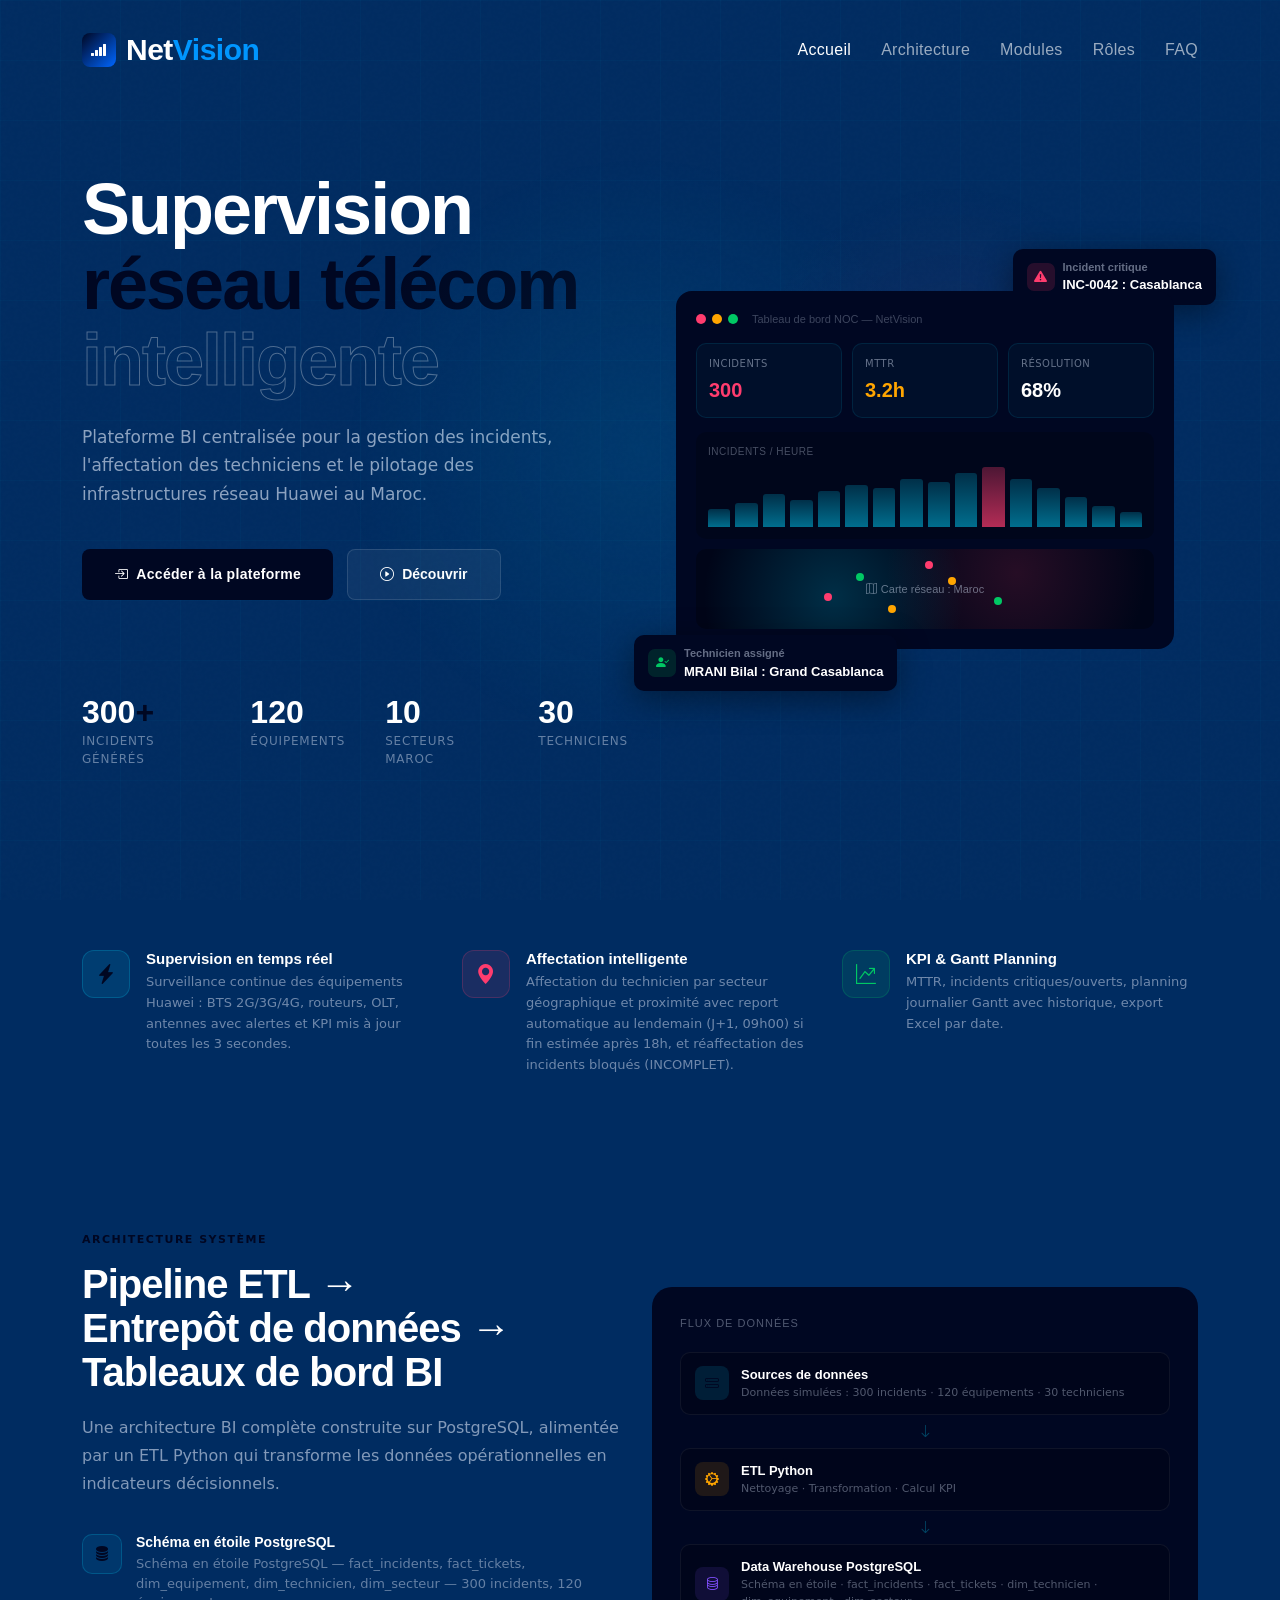
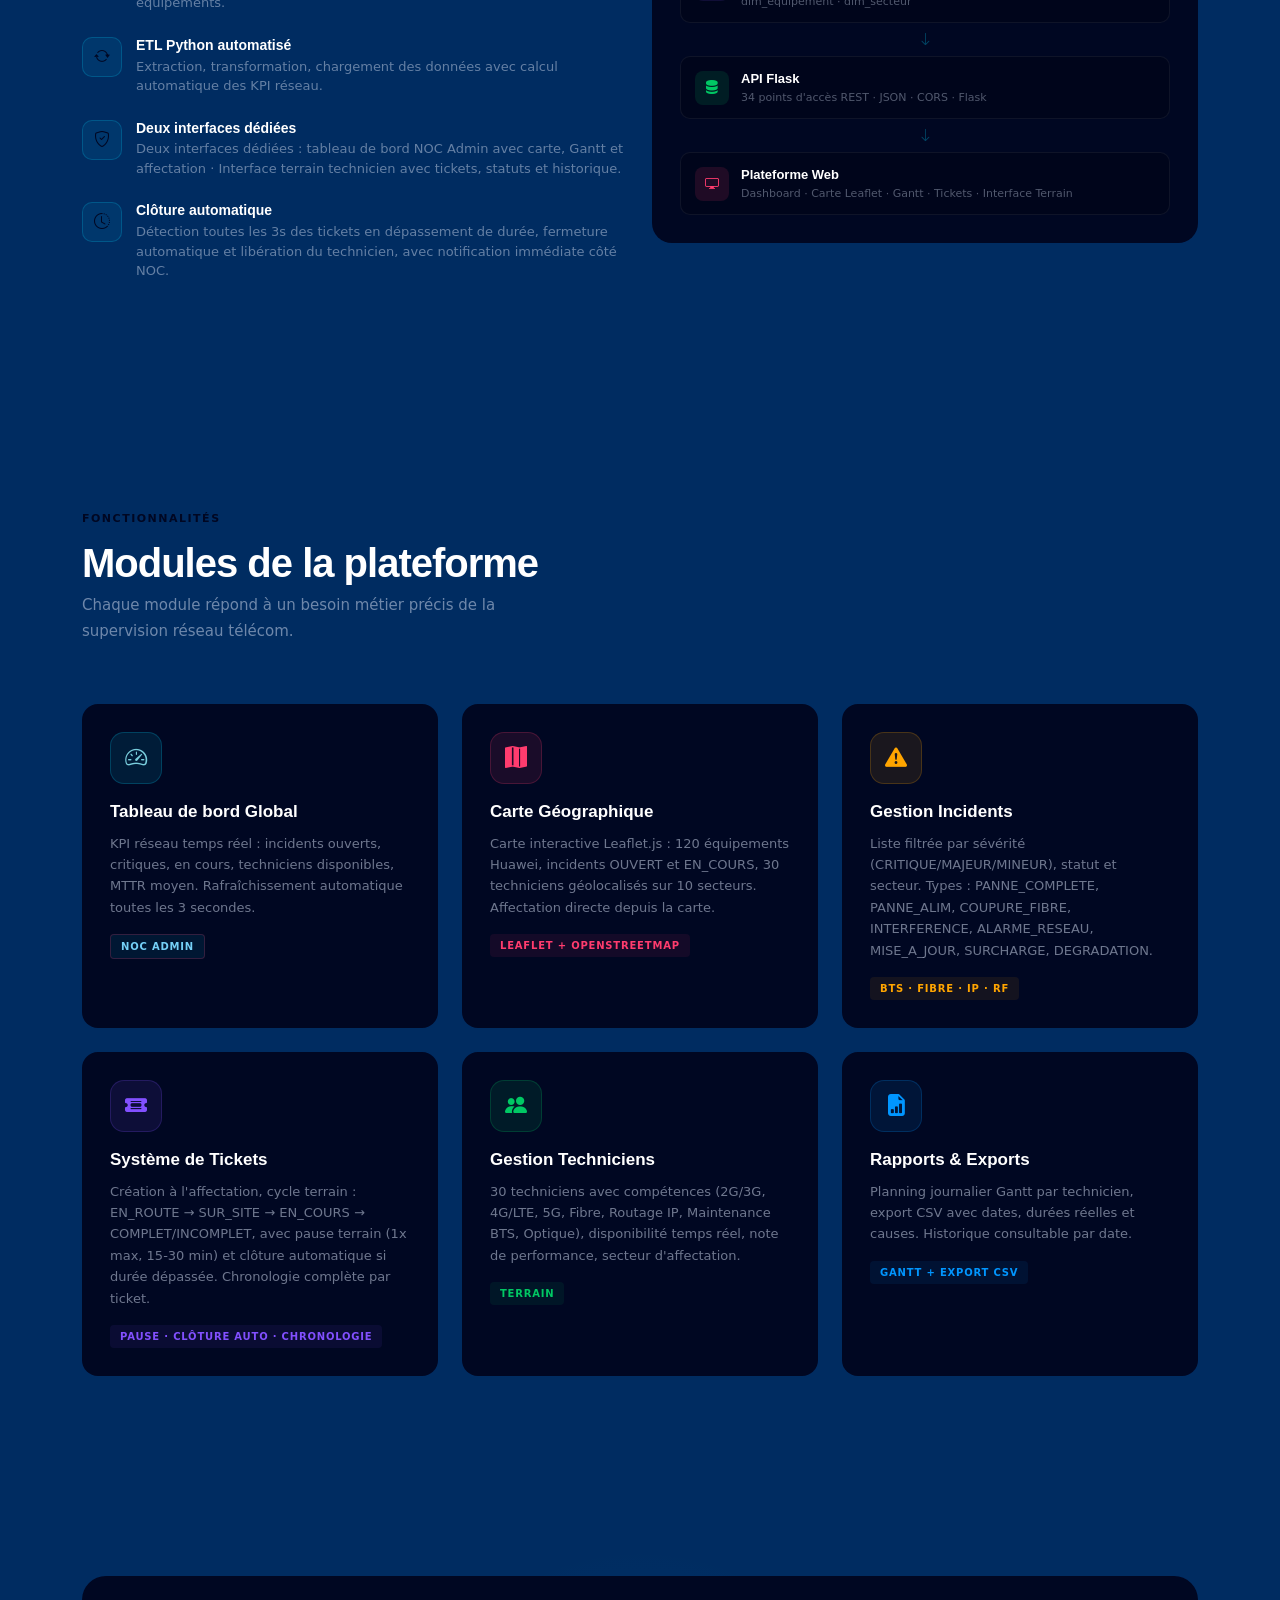
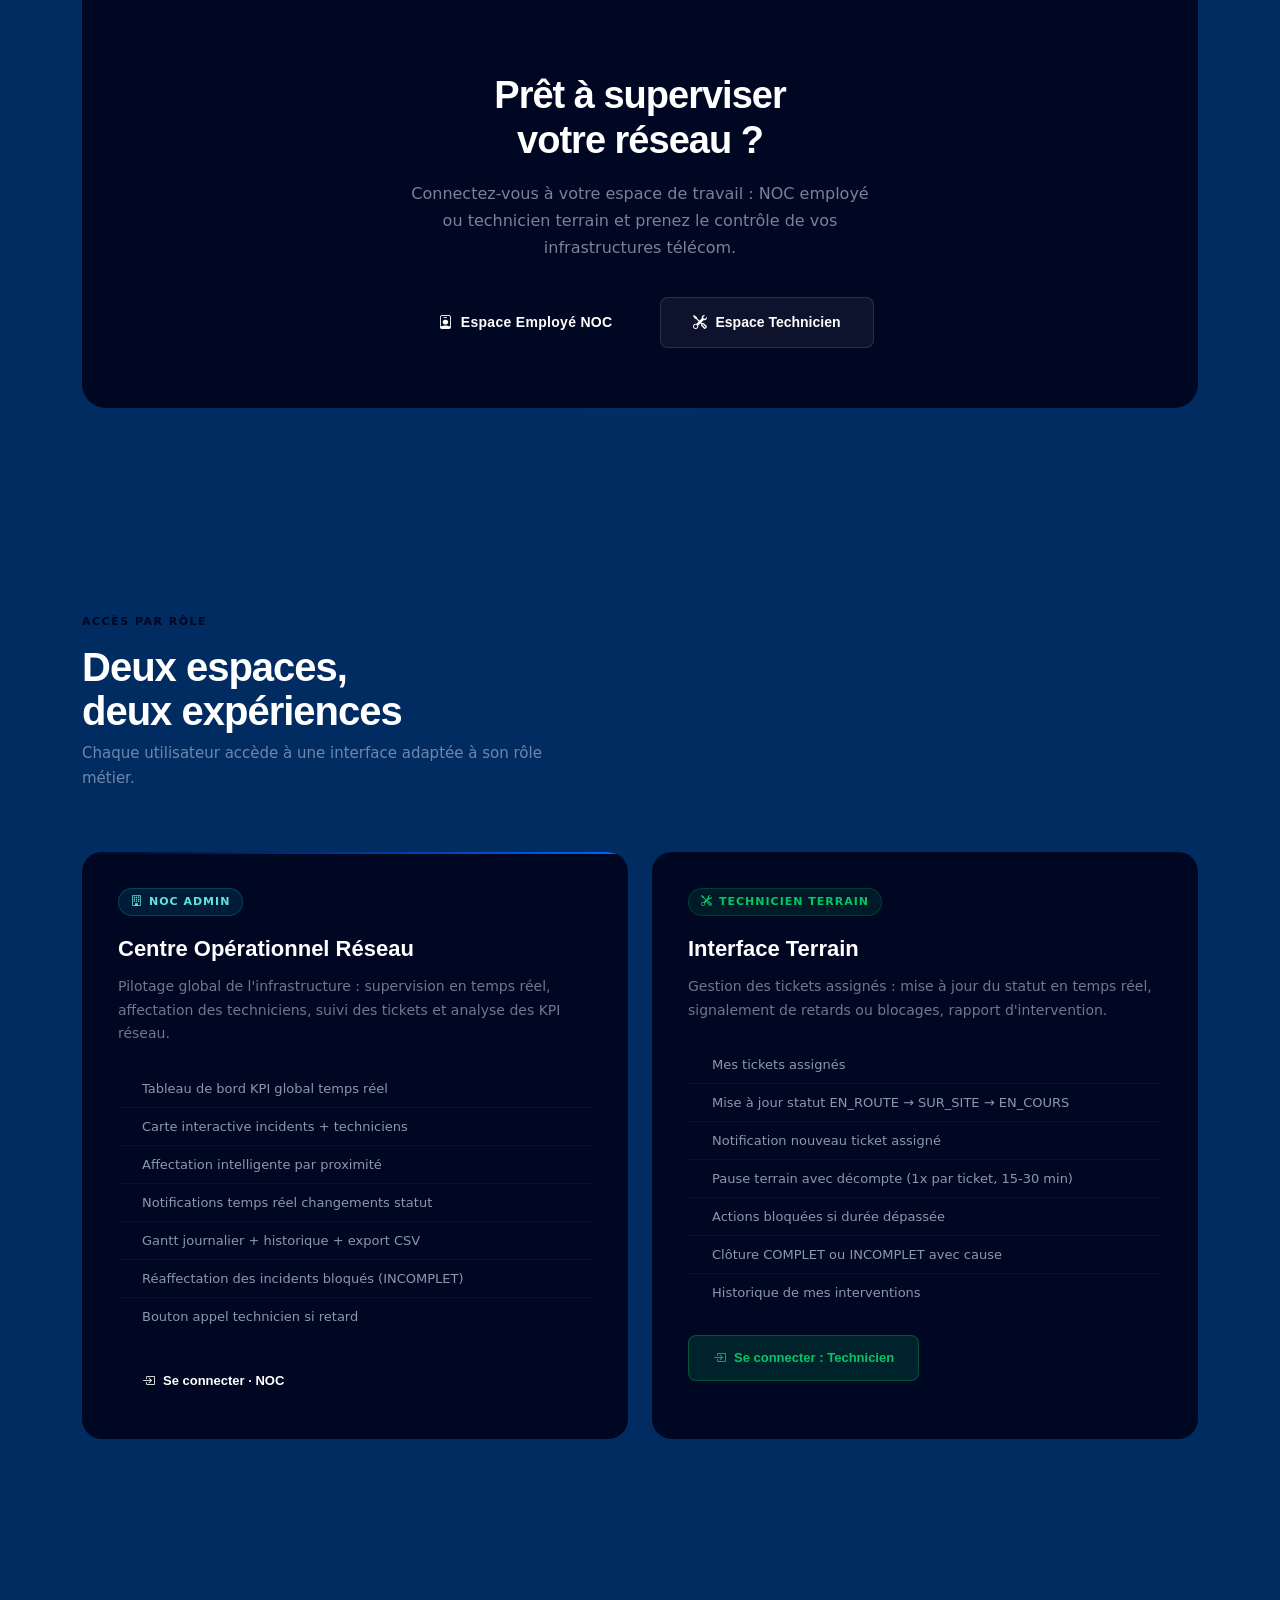
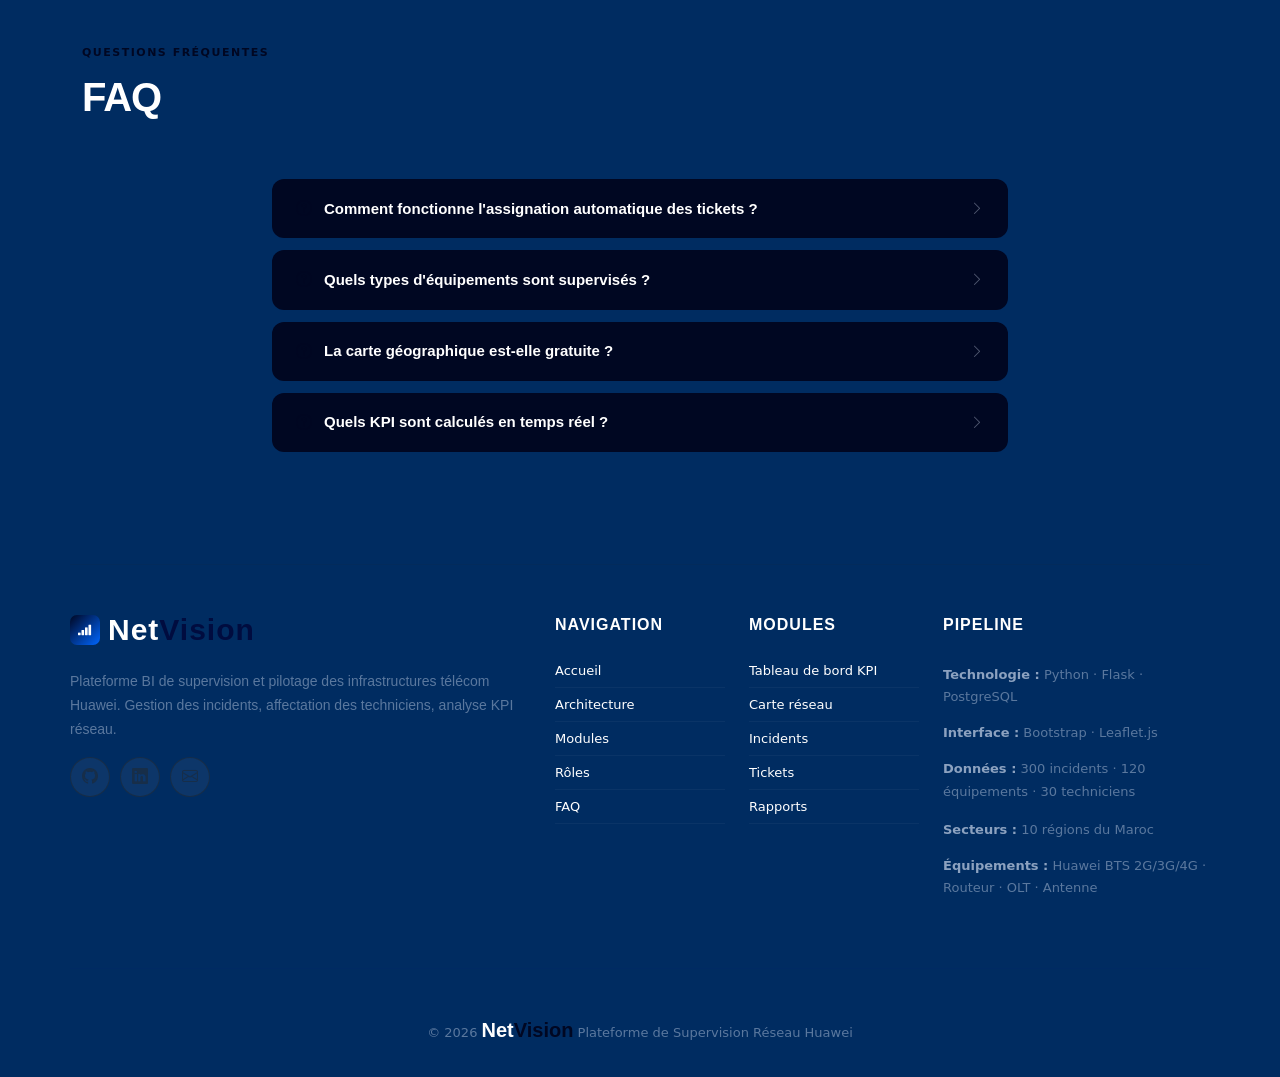
<file: templates/logis-new-1.0.0/index.html>
<!DOCTYPE html>
<html lang="fr">

<head>
  <meta charset="utf-8">
  <meta content="width=device-width, initial-scale=1.0" name="viewport">
  <title>NetVision</title>
  <meta name="description" content="Plateforme BI de supervision et de pilotage des infrastructures télécom Huawei">

  <!-- Fonts -->
  <link href="https://fonts.googleapis.com" rel="preconnect">
  <link href="https://fonts.gstatic.com" rel="preconnect" crossorigin>
  <link href="https://fonts.googleapis.com/css2?family=Syne:wght@400;500;600;700;800&family=DM+Sans:ital,wght@0,300;0,400;0,500;0,600;1,300&display=swap" rel="stylesheet">

  <!-- Vendor CSS Files -->
  <link href="assets/vendor/bootstrap/css/bootstrap.min.css" rel="stylesheet">
  <link href="assets/vendor/bootstrap-icons/bootstrap-icons.css" rel="stylesheet">
  <link href="assets/vendor/aos/aos.css" rel="stylesheet">
  <link href="assets/vendor/glightbox/css/glightbox.min.css" rel="stylesheet">
  <link href="assets/vendor/swiper/swiper-bundle.min.css" rel="stylesheet">

  <!-- Main CSS File -->
  <link href="assets/css/main.css" rel="stylesheet">

  
</head>

<body class="index-page">

  <div class="grid-bg"></div>

  <header id="header" class="header d-flex align-items-center fixed-top">
    <div class="container-fluid container-xl position-relative d-flex align-items-center">

      <a href="index.html" class="logo d-flex align-items-center me-auto">
        <div class="logo-icon"><i class="bi bi-reception-4"></i></div>
        <h1 class="sitename" >Net<span style="color: #0096ff;">Vision</span></h1>
      </a>

      <nav id="navmenu" class="navmenu">
        <ul>
          <li><a href="#hero" class="active">Accueil</a></li>
          <li><a href="#about">Architecture</a></li>
          <li><a href="#services">Modules</a></li>
          <li><a href="#features">Rôles</a></li>

          <li><a href="#faq">FAQ</a></li>
        </ul>
        <i class="mobile-nav-toggle d-xl-none bi bi-list"></i>
      </nav>

    </div>
  </header>

  <main class="main">

    <!-- ── HERO ─────────────────────────────── -->
    <section id="hero">
      <div class="hero-glow"></div>
      <div class="hero-glow-2"></div>

      <div class="container">
        <div class="row gy-5 align-items-center">

          <div class="col-lg-6" data-aos="fade-up">
           

            <h1>
              Supervision
              <span class="accent">réseau télécom</span>
              <span class="accent-2">intelligente</span>
            </h1>

            <p>Plateforme BI centralisée pour la gestion des incidents, l'affectation des techniciens et le pilotage des infrastructures réseau Huawei au Maroc.</p>

            <div class="hero-btns">
              <a href="login.html" class="btn-primary-custom" style="color: white;">
                <i class="bi bi-box-arrow-in-right" style="color: white;"></i>
                Accéder à la plateforme
              </a>
              <a href="#about" class="btn-secondary-custom">
                <i class="bi bi-play-circle"></i>
                Découvrir
              </a>
            </div>

            <div class="hero-stats">
              <div class="hero-stat-item">
                <span class="number">300<span>+</span></span>
                <span class="label">Incidents générés</span>
              </div>
              <div class="hero-stat-item">
                <span class="number">120</span>
                <span class="label">Équipements</span>
              </div>
              <div class="hero-stat-item">
                <span class="number">10</span>
                <span class="label">Secteurs Maroc</span>
              </div>
              <div class="hero-stat-item">
                <span class="number">30</span>
                <span class="label">Techniciens</span>
              </div>
            </div>
          </div>

          <div class="col-lg-6" data-aos="fade-up" data-aos-delay="200">
            <div class="hero-visual" style="padding: 24px;">

              <div class="floating-badge badge-1">
                <div class="badge-icon" style="background:rgba(255,60,110,0.15);color:#ff3c6e">
                  <i class="bi bi-exclamation-triangle-fill"></i>
                </div>
                <div>
                  <div style="font-size:11px;color:rgba(200,212,232,0.5)">Incident critique</div>
                  <div style="font-size:13px">INC-0042 : Casablanca</div>
                </div>
              </div>

              <div class="dashboard-preview">
                <div class="dp-header">
                  <div class="dp-dot" style="background:#ff3c6e"></div>
                  <div class="dp-dot" style="background:#ffa500"></div>
                  <div class="dp-dot" style="background:#00c864"></div>
                  <span style="font-size:11px;color:rgba(200,212,232,0.3);margin-left:8px;font-family:var(--heading-font)">Tableau de bord NOC — NetVision</span>
                </div>

                <div class="dp-kpis">
                  <div class="dp-kpi">
                    <div class="k-label">Incidents</div>
                    <div class="k-val red">300</div>
                  </div>
                  <div class="dp-kpi">
                    <div class="k-label">MTTR</div>
                    <div class="k-val amber">3.2h</div>
                  </div>
                  <div class="dp-kpi">
                    <div class="k-label">Résolution</div>
                    <div class="k-val white">68%</div>
                  </div>
                </div>

                <div class="dp-chart">
                  <div style="font-size:10px;color:rgba(200,212,232,0.35);margin-bottom:8px;font-family:var(--heading-font);text-transform:uppercase;letter-spacing:0.5px">Incidents / heure</div>
                  <div class="dp-bars">
                    <div class="dp-bar" style="height:30%"></div>
                    <div class="dp-bar" style="height:40%"></div>
                    <div class="dp-bar" style="height:55%"></div>
                    <div class="dp-bar" style="height:45%"></div>
                    <div class="dp-bar" style="height:60%"></div>
                    <div class="dp-bar" style="height:70%"></div>
                    <div class="dp-bar" style="height:65%"></div>
                    <div class="dp-bar" style="height:80%"></div>
                    <div class="dp-bar" style="height:75%"></div>
                    <div class="dp-bar" style="height:90%"></div>
                    <div class="dp-bar peak" style="height:100%"></div>
                    <div class="dp-bar" style="height:80%"></div>
                    <div class="dp-bar" style="height:65%"></div>
                    <div class="dp-bar" style="height:50%"></div>
                    <div class="dp-bar" style="height:35%"></div>
                    <div class="dp-bar" style="height:25%"></div>
                  </div>
                </div>

                <div class="dp-map-preview">
                  <div class="map-dots">
                    <div class="map-dot" style="background:#ff3c6e;top:55%;left:28%"></div>
                    <div class="map-dot" style="background:#ff3c6e;top:15%;left:50%;animation-delay:.5s"></div>
                    <div class="map-dot" style="background:#ffa500;top:35%;left:55%;animation-delay:1s"></div>
                    <div class="map-dot" style="background:#00c864;top:60%;left:65%;animation-delay:.3s"></div>
                    <div class="map-dot" style="background:#00c864;top:30%;left:35%;animation-delay:.8s"></div>
                    <div class="map-dot" style="background:#ffa500;top:70%;left:42%;animation-delay:1.2s"></div>
                  </div>
                  <span class="map-label"><i class="bi bi-map me-1"></i>Carte réseau : Maroc</span>
                </div>
              </div>

              <div class="floating-badge badge-2">
                <div class="badge-icon" style="background:rgba(0,200,100,0.15);color:#00c864">
                  <i class="bi bi-person-check-fill"></i>
                </div>
                <div>
                  <div style="font-size:11px;color:rgba(200,212,232,0.5)">Technicien assigné</div>
                  <div style="font-size:13px">MRANI Bilal : Grand Casablanca</div>
                </div>
              </div>
            </div>
          </div>

        </div>
      </div>
    </section>

    <!-- ── FEATURED SERVICES ─────────────────── -->
    <section id="featured-services">
      <div class="container">
        <div class="row gy-4">

          <div class="col-lg-4 col-md-6" data-aos="fade-up" data-aos-delay="100">
            <div class="feat-item">
              <div class="feat-icon cyan"><i class="bi bi-lightning-charge-fill"></i></div>
              <div>
                <h4>Supervision en temps réel</h4>
                <p>Surveillance continue des équipements Huawei : BTS 2G/3G/4G, routeurs, OLT, antennes avec alertes et KPI mis à jour toutes les 3 secondes.</p>
              </div>
            </div>
          </div>

          <div class="col-lg-4 col-md-6" data-aos="fade-up" data-aos-delay="200">
            <div class="feat-item">
              <div class="feat-icon red"><i class="bi bi-geo-alt-fill"></i></div>
              <div>
                <h4>Affectation intelligente</h4>
                <p>Affectation du technicien par secteur géographique et proximité avec report automatique au lendemain (J+1, 09h00) si fin estimée après 18h, et réaffectation des incidents bloqués (INCOMPLET).</p>
              </div>
            </div>
          </div>

          <div class="col-lg-4 col-md-6" data-aos="fade-up" data-aos-delay="300">
            <div class="feat-item">
              <div class="feat-icon green"><i class="bi bi-graph-up-arrow"></i></div>
              <div>
                <h4>KPI & Gantt Planning</h4>
                <p>MTTR, incidents critiques/ouverts, planning journalier Gantt avec historique, export Excel par date.</p>
              </div>
            </div>
          </div>

        </div>
      </div>
    </section>

    <!-- ── ABOUT ──────────────────────────────── -->
    <section id="about">
      <div class="container">
        <div class="row gy-5 align-items-center">

          <div class="col-lg-6" data-aos="fade-up">
            <div class="section-tag">Architecture système</div>
            <h2>Pipeline ETL →<br>Entrepôt de données →<br>Tableaux de bord BI</h2>
            <p class="lead-text">
              Une architecture BI complète construite sur PostgreSQL, alimentée par un ETL Python qui transforme les données opérationnelles en indicateurs décisionnels.
            </p>

            <div class="about-feature">
              <div class="about-feature-icon"><i class="bi bi-database-fill"></i></div>
              <div>
                <h5>Schéma en étoile PostgreSQL</h5>
                <p>Schéma en étoile PostgreSQL — fact_incidents, fact_tickets, dim_equipement, dim_technicien, dim_secteur — 300 incidents, 120 équipements.</p>
              </div>
            </div>

            <div class="about-feature">
              <div class="about-feature-icon"><i class="bi bi-arrow-repeat"></i></div>
              <div>
                <h5>ETL Python automatisé</h5>
                <p>Extraction, transformation, chargement des données avec calcul automatique des KPI réseau.</p>
              </div>
            </div>

            <div class="about-feature">
              <div class="about-feature-icon"><i class="bi bi-shield-check"></i></div>
              <div>
                <h5>Deux interfaces dédiées</h5>
                <p>Deux interfaces dédiées : tableau de bord NOC Admin avec carte, Gantt et affectation · Interface terrain technicien avec tickets, statuts et historique.</p>
              </div>
            </div>

            <div class="about-feature">
              <div class="about-feature-icon"><i class="bi bi-clock-history"></i></div>
              <div>
                <h5>Clôture automatique</h5>
                <p>Détection toutes les 3s des tickets en dépassement de durée, fermeture automatique et libération du technicien, avec notification immédiate côté NOC.</p>
              </div>
            </div>
          </div>

          <div class="col-lg-6" data-aos="fade-up" data-aos-delay="200">
            <div class="about-visual">
              <div class="schema-title">Flux de données</div>
              <div class="schema-flow">
                <div class="schema-step">
                  <div class="schema-step-icon s1"><i class="bi bi-hdd-stack"></i></div>
                  <div>
                    <div class="schema-step-label">Sources de données</div>
                    <div class="schema-step-sub">Données simulées : 300 incidents · 120 équipements · 30 techniciens</div>
                  </div>
                </div>
                <div class="schema-arrow"><i class="bi bi-arrow-down"></i></div>
                <div class="schema-step">
                  <div class="schema-step-icon s2"><i class="bi bi-gear-wide-connected"></i></div>
                  <div>
                    <div class="schema-step-label">ETL Python</div>
                    <div class="schema-step-sub">Nettoyage · Transformation · Calcul KPI</div>
                  </div>
                </div>
                <div class="schema-arrow"><i class="bi bi-arrow-down"></i></div>
                <div class="schema-step">
                  <div class="schema-step-icon s3"><i class="bi bi-database"></i></div>
                  <div>
                    <div class="schema-step-label">Data Warehouse PostgreSQL</div>
                    <div class="schema-step-sub">Schéma en étoile · fact_incidents · fact_tickets · dim_technicien · dim_equipement · dim_secteur</div>
                  </div>
                </div>
                <div class="schema-arrow"><i class="bi bi-arrow-down"></i></div>
                <div class="schema-step">
                  <div class="schema-step-icon s4"><i class="bi bi-server"></i></div>
                  <div>
                    <div class="schema-step-label">API Flask</div>
                    <div class="schema-step-sub">34 points d'accès REST · JSON · CORS · Flask</div>
                  </div>
                </div>
                <div class="schema-arrow"><i class="bi bi-arrow-down"></i></div>
                <div class="schema-step">
                  <div class="schema-step-icon s5"><i class="bi bi-display"></i></div>
                  <div>
                    <div class="schema-step-label">Plateforme Web</div>
                    <div class="schema-step-sub">Dashboard · Carte Leaflet · Gantt · Tickets · Interface Terrain</div>
                  </div>
                </div>
              </div>
            </div>
          </div>

        </div>
      </div>
    </section>

    <!-- ── SERVICES / MODULES ─────────────────── -->
    <section id="services">
      <div class="container">

        <div class="section-header" data-aos="fade-up">
          <div class="section-tag">Fonctionnalités</div>
          <h2>Modules de la plateforme</h2>
          <p>Chaque module répond à un besoin métier précis de la supervision réseau télécom.</p>
        </div>

        <div class="row gy-4">

          <div class="col-lg-4 col-md-6" data-aos="fade-up" data-aos-delay="100">
            <div class="module-card">
              <div class="mc-icon" style="background:rgba(0,212,255,0.1);color:#79cedd;border:1px solid rgba(255,60,110,0.2);border:1px solid rgba(0,212,255,0.2)">
                <i class="bi bi-speedometer2"></i>
              </div>
              <h3>Tableau de bord Global</h3>
              <p>KPI réseau temps réel : incidents ouverts, critiques, en cours, techniciens disponibles, MTTR moyen. Rafraîchissement automatique toutes les 3 secondes.</p>
              <span class="mc-tag" style="background:rgba(0,212,255,0.08);color:#74d0f7;border:1px solid rgba(255,60,110,0.2)">NOC Admin</span>
            </div>
          </div>

          <div class="col-lg-4 col-md-6" data-aos="fade-up" data-aos-delay="150">
            <div class="module-card">
              <div class="mc-icon" style="background:rgba(255,60,110,0.1);color:#ff3c6e;border:1px solid rgba(255,60,110,0.2)">
                <i class="bi bi-map-fill"></i>
              </div>
              <h3>Carte Géographique</h3>
              <p>Carte interactive Leaflet.js : 120 équipements Huawei, incidents OUVERT et EN_COURS, 30 techniciens géolocalisés sur 10 secteurs. Affectation directe depuis la carte.</p>
              <span class="mc-tag" style="background:rgba(255,60,110,0.08);color:#ff3c6e">Leaflet + OpenStreetMap</span>
            </div>
          </div>

          <div class="col-lg-4 col-md-6" data-aos="fade-up" data-aos-delay="200">
            <div class="module-card">
              <div class="mc-icon" style="background:rgba(255,165,0,0.1);color:#ffa500;border:1px solid rgba(255,165,0,0.2)">
                <i class="bi bi-exclamation-triangle-fill"></i>
              </div>
              <h3>Gestion Incidents</h3>
              <p>Liste filtrée par sévérité (CRITIQUE/MAJEUR/MINEUR), statut et secteur. Types : PANNE_COMPLETE, PANNE_ALIM, COUPURE_FIBRE, INTERFERENCE, ALARME_RESEAU, MISE_A_JOUR, SURCHARGE, DEGRADATION.</p>
              <span class="mc-tag" style="background:rgba(255,165,0,0.08);color:#ffa500">BTS · Fibre · IP · RF</span>
            </div>
          </div>

          <div class="col-lg-4 col-md-6" data-aos="fade-up" data-aos-delay="250">
            <div class="module-card">
              <div class="mc-icon" style="background:rgba(130,80,255,0.1);color:#8250ff;border:1px solid rgba(130,80,255,0.2)">
                <i class="bi bi-ticket-detailed-fill"></i>
              </div>
              <h3>Système de Tickets</h3>
              <p>Création à l'affectation, cycle terrain : EN_ROUTE → SUR_SITE → EN_COURS → COMPLET/INCOMPLET, avec pause terrain (1x max, 15-30 min) et clôture automatique si durée dépassée. Chronologie complète par ticket.</p>
              <span class="mc-tag" style="background:rgba(130,80,255,0.08);color:#8250ff">Pause · Clôture auto · Chronologie</span>
            </div>
          </div>

          <div class="col-lg-4 col-md-6" data-aos="fade-up" data-aos-delay="300">
            <div class="module-card">
              <div class="mc-icon" style="background:rgba(0,200,100,0.1);color:#00c864;border:1px solid rgba(0,200,100,0.2)">
                <i class="bi bi-people-fill"></i>
              </div>
              <h3>Gestion Techniciens</h3>
              <p>30 techniciens avec compétences (2G/3G, 4G/LTE, 5G, Fibre, Routage IP, Maintenance BTS, Optique), disponibilité temps réel, note de performance, secteur d'affectation.</p>
              <span class="mc-tag" style="background:rgba(0,200,100,0.08);color:#00c864">Terrain</span>
            </div>
          </div>

          <div class="col-lg-4 col-md-6" data-aos="fade-up" data-aos-delay="350">
            <div class="module-card">
              <div class="mc-icon" style="background:rgba(0,150,255,0.1);color:#0096ff;border:1px solid rgba(0,150,255,0.2)">
                <i class="bi bi-file-earmark-bar-graph-fill"></i>
              </div>
              <h3>Rapports & Exports</h3>
              <p>Planning journalier Gantt par technicien, export CSV avec dates, durées réelles et causes. Historique consultable par date.</p>
              <span class="mc-tag" style="background:rgba(0,150,255,0.08);color:#0096ff">Gantt + Export CSV</span>
            </div>
          </div>

        </div>
      </div>
    </section>

    <!-- ── CALL TO ACTION ─────────────────────── -->
    <section id="call-to-action">
      <div class="cta-glow"></div>
      <div class="container">
        <div class="cta-box" data-aos="zoom-in">
          <div class="section-tag">Accès plateforme</div>
          <h2>Prêt à superviser<br>votre réseau ?</h2>
          <p>Connectez-vous à votre espace de travail : NOC employé ou technicien terrain et prenez le contrôle de vos infrastructures télécom.</p>
          <div class="d-flex gap-3 justify-content-center flex-wrap">
            <a href="noc_admin.html" class="btn-primary-custom" style="color: white;">
              <i class="bi bi-person-badge" style="color: white;"></i>
              Espace Employé NOC
            </a>
            <a href="tech.html" class="btn-secondary-custom">
              <i class="bi bi-tools"></i>
              Espace Technicien
            </a>
          </div>
        </div>
      </div>
    </section>

    <!-- ── FEATURES / RÔLES ───────────────────── -->
    <section id="features">
      <div class="container">

        <div class="section-header" data-aos="fade-up">
          <div class="section-tag">Accès par rôle</div>
          <h2>Deux espaces,<br>deux expériences</h2>
          <p>Chaque utilisateur accède à une interface adaptée à son rôle métier.</p>
        </div>

        <div class="row gy-4">

          <div class="col-lg-6" data-aos="fade-up" data-aos-delay="100">
            <div class="role-card featured-role">
              <div class="role-badge emp"><i class="bi bi-building"></i> NOC Admin</div>
              <h3>Centre Opérationnel Réseau</h3>
              <p>Pilotage global de l'infrastructure : supervision en temps réel, affectation des techniciens, suivi des tickets et analyse des KPI réseau.</p>
              <ul class="role-features">
                <li><i class="bi bi-check-circle-fill"></i> Tableau de bord KPI global temps réel</li>
                <li><i class="bi bi-check-circle-fill"></i> Carte interactive incidents + techniciens</li>
                <li><i class="bi bi-check-circle-fill"></i> Affectation intelligente par proximité</li>
                <li><i class="bi bi-check-circle-fill"></i> Notifications temps réel changements statut</li>
                <li><i class="bi bi-check-circle-fill"></i> Gantt journalier + historique + export CSV</li>
                <li><i class="bi bi-check-circle-fill"></i> Réaffectation des incidents bloqués (INCOMPLET)</li>
                <li><i class="bi bi-check-circle-fill"></i> Bouton appel technicien si retard</li>
              </ul>
              <a href="login.html" class="role-login-btn emp-btn" style="color: white;">
                <i class="bi bi-box-arrow-in-right" style="color: white;"></i>
                Se connecter · NOC
              </a>
            </div>
          </div>

          <div class="col-lg-6" data-aos="fade-up" data-aos-delay="200">
            <div class="role-card">
              <div class="role-badge tech"><i class="bi bi-tools"></i> Technicien Terrain</div>
              <h3>Interface Terrain</h3>
              <p>Gestion des tickets assignés : mise à jour du statut en temps réel, signalement de retards ou blocages, rapport d'intervention.</p>
              <ul class="role-features">
                <li><i class="bi bi-check-circle-fill"></i> Mes tickets assignés</li>
                <li><i class="bi bi-check-circle-fill"></i> Mise à jour statut EN_ROUTE → SUR_SITE → EN_COURS</li>
                <li><i class="bi bi-check-circle-fill"></i> Notification nouveau ticket assigné</li>
                <li><i class="bi bi-check-circle-fill"></i> Pause terrain avec décompte (1x par ticket, 15-30 min)</li>
                <li><i class="bi bi-check-circle-fill"></i> Actions bloquées si durée dépassée</li>
                <li><i class="bi bi-check-circle-fill"></i> Clôture COMPLET ou INCOMPLET avec cause</li>
                <li><i class="bi bi-check-circle-fill"></i> Historique de mes interventions</li>
              </ul>
              <a href="login.html" class="role-login-btn tech-btn">
                <i class="bi bi-box-arrow-in-right"></i>
                Se connecter : Technicien
              </a>
            </div>
          </div>

        </div>
      </div>
    </section>

    <!-- ── FAQ ───────────────────────────────── -->
    <section id="faq">
      <div class="container">

        <div class="section-header" data-aos="fade-up">
          <div class="section-tag">Questions fréquentes</div>
          <h2>FAQ</h2>
        </div>

        <div class="row justify-content-center">
          <div class="col-lg-8">

            <div class="faq-container">

            

              <div class="faq-item" data-aos="fade-up" data-aos-delay="150">
                <h3>
                  <i class="faq-icon bi bi-question-circle"></i>
                  Comment fonctionne l'assignation automatique des tickets ?
                  <i class="faq-toggle bi bi-chevron-right"></i>
                </h3>
                <div class="faq-content">
                  <p>L'admin NOC sélectionne l'incident et lance l'affectation. Le système trie les techniciens disponibles par secteur géographique identique en priorité, puis par distance croissante. Le premier de la liste reçoit un badge "✦ Recommandé". Si la fin estimée de l'intervention dépasse 18h00, l'affectation est reportée au lendemain (J+1, 09h00).</p>
                </div>
              </div>

              <div class="faq-item" data-aos="fade-up" data-aos-delay="200">
                <h3>
                  <i class="faq-icon bi bi-question-circle"></i>
                  Quels types d'équipements sont supervisés ?
                  <i class="faq-toggle bi bi-chevron-right"></i>
                </h3>
                <div class="faq-content">
                  <p>8 types d'équipements Huawei : BTS 2G/3G/4G/5G, Routeur backbone (NE40E-X8), Switch distribution (ATN910C), OLT Fibre, et Antennes sectorielles · répartis sur 10 secteurs couvrant les principales villes marocaines.</p>
                </div>
              </div>

              <div class="faq-item" data-aos="fade-up" data-aos-delay="250">
                <h3>
                  <i class="faq-icon bi bi-question-circle"></i>
                  La carte géographique est-elle gratuite ?
                  <i class="faq-toggle bi bi-chevron-right"></i>
                </h3>
                <div class="faq-content">
                  <p>Oui, la plateforme utilise Leaflet.js avec CartoCDN, 100% gratuit, sans clé API. Les équipements, incidents et techniciens sont affichés en temps réel via les coordonnées GPS stockées dans l'entrepôt de données.</p>
                </div>
              </div>

              <div class="faq-item" data-aos="fade-up" data-aos-delay="300">
                <h3>
                  <i class="faq-icon bi bi-question-circle"></i>
                  Quels KPI sont calculés en temps réel ?
                  <i class="faq-toggle bi bi-chevron-right"></i>
                </h3>
                <div class="faq-content">
                  <p>Incidents ouverts et critiques (décrémentés à la résolution), techniciens disponibles, tickets actifs, MTTR moyen, durée estimée moyenne, taux de résolution. Les KPI sont recalculés en temps réel depuis PostgreSQL toutes les 3 secondes. En parallèle, un processus vérifie toutes les 3 secondes les tickets en dépassement de durée pour les clôturer automatiquement.</p>
                </div>
              </div>

            </div>

          </div>
        </div>

      </div>
    </section>

  </main>

  <!-- ── FOOTER ─────────────────────────────── -->
  <footer id="footer" class="footer">
    <div class="container footer-top">
      <div class="row gy-5">

        <div class="col-lg-5 col-md-12 footer-about">
          <a href="index.html" class="logo d-flex align-items-center">
            <div class="logo-icon me-2" style="width:30px;height:30px;background:linear-gradient(135deg,var(--accent-color),#0066ff);border-radius:7px;display:flex;align-items:center;justify-content:center;color:#fff;font-size:14px">
              <i class="bi bi-reception-4"></i>
            </div>
            <span class="sitename" style="color: white;">Net<span style="color: rgb(0, 12, 63);">Vision</span></span>
          </a>
          <p>Plateforme BI de supervision et pilotage des infrastructures télécom Huawei. Gestion des incidents, affectation des techniciens, analyse KPI réseau.</p>
          <div class="social-links d-flex mt-3">
            <a href="#"><i class="bi bi-github"></i></a>
            <a href="#"><i class="bi bi-linkedin"></i></a>
            <a href="#"><i class="bi bi-envelope"></i></a>
          </div>
        </div>

        <div class="col-lg-2 col-6 footer-links">
          <h4>Navigation</h4>
          <ul>
            <li><a href="#hero" style="color: white;">Accueil</a></li>
            <li><a href="#about" style="color: white;">Architecture</a></li>
            <li><a href="#services" style="color: white;">Modules</a></li>
            <li><a href="#features" style="color: white;">Rôles</a></li>
            <li><a href="#faq" style="color: white;">FAQ</a></li>
          </ul>
        </div>

        <div class="col-lg-2 col-6 footer-links">
          <h4>Modules</h4>
          <ul>
            <li><a href="#" style="color: white;">Tableau de bord KPI</a></li>
            <li><a href="#" style="color: white;">Carte réseau</a></li>
            <li><a href="#" style="color: white;">Incidents</a></li>
            <li><a href="#" style="color: white;">Tickets</a></li>
            <li><a href="#" style="color: white;">Rapports</a></li>
          </ul>
        </div>

        <div class="col-lg-3 col-md-12 footer-contact">
          <h4>Pipeline</h4>
          <p><strong>Technologie :</strong> Python · Flask · PostgreSQL</p>
          <p><strong>Interface :</strong> Bootstrap · Leaflet.js</p>
          <p><strong>Données :</strong> 300 incidents · 120 équipements · 30 techniciens</p>
          <p class="mt-3"><strong>Secteurs :</strong> 10 régions du Maroc</p>
          <p><strong>Équipements :</strong> Huawei BTS 2G/3G/4G · Routeur · OLT · Antenne</p>
        </div>

      </div>
    </div>

    <div class="container copyright text-center mt-4">
      <p>© 2026 <strong class="sitename">Net<span>Vision</span></strong> Plateforme de Supervision Réseau Huawei</p>
    </div>
  </footer>

  <!-- Scroll Top -->
  <a href="#" id="scroll-top" class="scroll-top d-flex align-items-center justify-content-center">
    <i class="bi bi-arrow-up-short"></i>
  </a>

  <!-- Preloader -->
  <div id="preloader"></div>

  <!-- Vendor JS Files -->
  <script src="assets/vendor/bootstrap/js/bootstrap.bundle.min.js"></script>
  <script src="assets/vendor/aos/aos.js"></script>
  <script src="assets/vendor/purecounter/purecounter_vanilla.js"></script>
  <script src="assets/vendor/glightbox/js/glightbox.min.js"></script>
  <script src="assets/vendor/swiper/swiper-bundle.min.js"></script>
  <script src="assets/js/main.js"></script>

  <script>
    // FAQ toggle
    document.querySelectorAll('.faq-item h3').forEach(h3 => {
      h3.addEventListener('click', () => {
        const item = h3.closest('.faq-item');
        const isActive = item.classList.contains('faq-active');
        document.querySelectorAll('.faq-item').forEach(i => i.classList.remove('faq-active'));
        if (!isActive) item.classList.add('faq-active');
      });
    });
  </script>

</body>
</html>
</file>
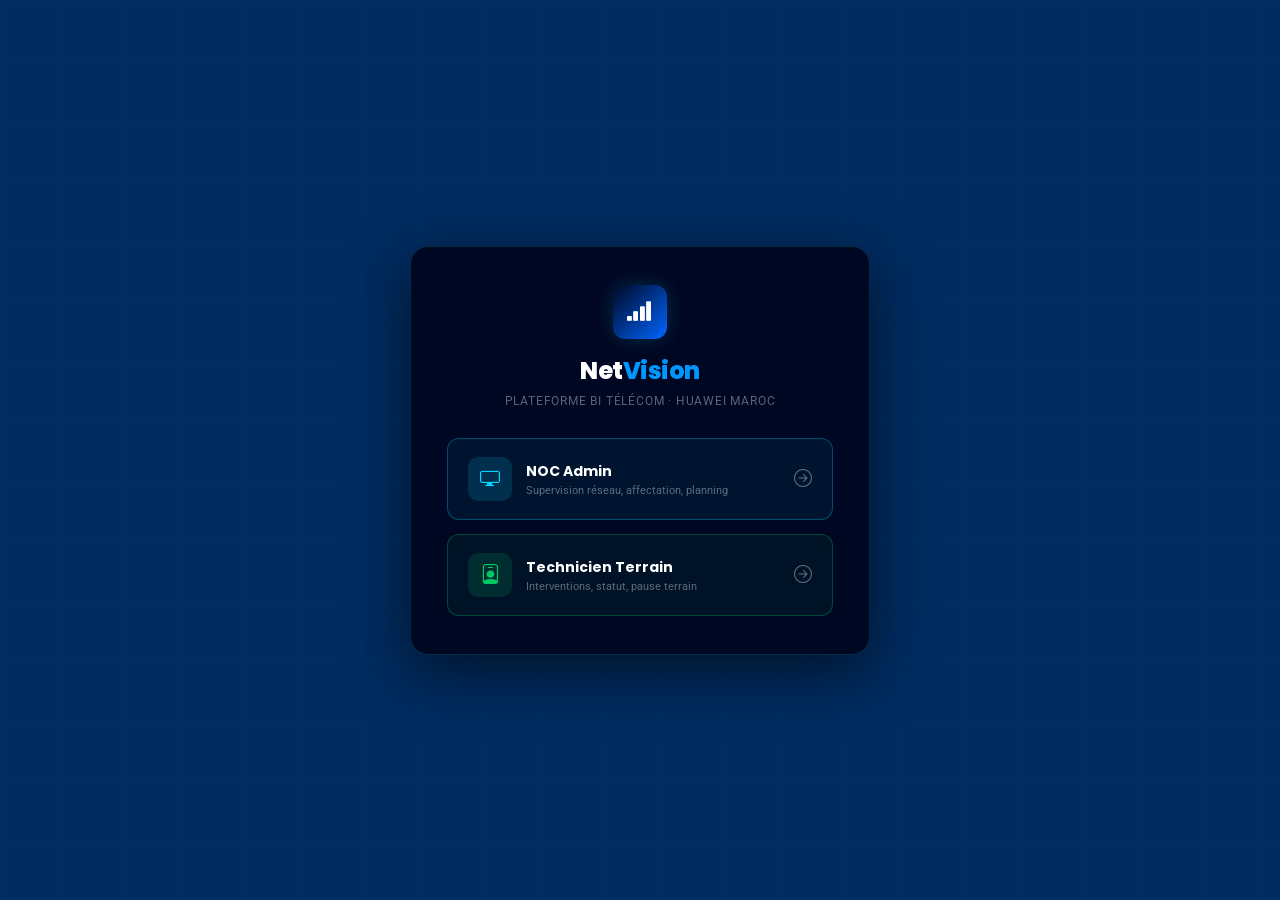
<file: templates/logis-new-1.0.0/login.html>
<!DOCTYPE html>
<html lang="fr">
<head>
<meta charset="utf-8">
<meta name="viewport" content="width=device-width, initial-scale=1.0">
<title>NetVision : Connexion</title>

<!-- Fonts Poppins + Roboto -->
<link href="https://fonts.googleapis.com" rel="preconnect">
<link href="https://fonts.gstatic.com" rel="preconnect" crossorigin>
<link href="https://fonts.googleapis.com/css2?family=Poppins:wght@300;400;500;600;700;800&family=Roboto:wght@300;400;500&display=swap" rel="stylesheet">

<!-- Bootstrap Icons -->
<link href="https://cdn.jsdelivr.net/npm/bootstrap-icons@1.11.3/font/bootstrap-icons.min.css" rel="stylesheet">

<style>
:root {
  --font-heading: "Poppins", sans-serif;
  --font-body:    "Roboto", system-ui, sans-serif;

  /* Palette reprise telle quelle de main.css (index.html) :
     --bg      = main.css :root --background-color (#002c61)
     --bg2     = main.css .dark-background --background-color (#0e1d34)
     --surface = main.css :root --accent-color/--surface-color (#000722)
     --surface2= main.css .dark-background --surface-color (#19335c) */
  --bg:       #002c61;
  --bg2:      #0e1d34;
  --surface:  #000722;
  --surface2: #19335c;
  --border:   rgba(0,212,255,0.08);
  --border2:  rgba(0,212,255,0.18);

  --accent:   #00d4ff;
  --accent2:  #0066ff;
  --red:      #ff3c6e;
  --amber:    #ffa500;
  --green:    #00c864;
  --purple:   #8250ff;
  /* Texte — main.css #hero p / .hero-stat-item .label : rgba(200,212,232,x) */
  --text:     #c8d4e8;
  --text-dim: rgba(200,212,232,0.45);

  --glow:   0 0 20px rgba(0,212,255,0.18);
  --glow-g: 0 0 20px rgba(0,200,100,0.18);
}

* { margin:0; padding:0; box-sizing:border-box; }

body {
  font-family: var(--font-body);
  background: var(--bg);
  color: var(--text);
  height: 100vh;
  overflow: hidden;
  display: flex;
  align-items: center;
  justify-content: center;
  position: relative;
}

body::before {
  content:'';
  position:fixed; inset:0;
  background-image:
    linear-gradient(rgba(0,212,255,0.025) 1px, transparent 1px),
    linear-gradient(90deg, rgba(0,212,255,0.025) 1px, transparent 1px);
  background-size: 60px 60px;
  pointer-events:none; z-index:0;
}

.login-box {
  position: relative; z-index: 1;
  width: 100%; max-width: 460px;
  margin: 0 20px;
  background: var(--surface);
  border: 1px solid var(--border2);
  border-radius: 18px;
  padding: 38px 36px;
  box-shadow: 0 16px 60px rgba(0,0,0,.6);
  text-align: center;
}

.logo-icon-wrap {
  width:54px; height:54px; margin: 0 auto 14px;
  /* Comme .header .logo .logo-icon dans main.css : var(--accent-color)→#0066ff */
  background: linear-gradient(135deg, #000722, #0066ff);
  border-radius:12px; display:flex; align-items:center; justify-content:center;
  font-size:26px; color:#fff;
  box-shadow: var(--glow);
}

.logo-name {
  font-family: var(--font-heading);
  font-size:24px; font-weight:800; color:#fff; letter-spacing:-0.5px;
}
/* "Vision" dans la même couleur que le span inline d'index.html (#0096ff) */
.logo-name span { color: #0096ff; }

.login-sub {
  font-size:12px; color:var(--text-dim);
  letter-spacing:0.8px; text-transform:uppercase;
  margin-top:6px; margin-bottom:30px;
}

.profile-grid {
  display:flex; flex-direction:column; gap:14px;
}

.profile-btn {
  display:flex; align-items:center; gap:14px;
  width:100%; padding:18px 20px;
  border-radius:12px; cursor:pointer;
  font-family:var(--font-body);
  text-align:left;
  transition: all .2s;
  text-decoration:none;
}

.profile-btn .pb-icon {
  width:44px; height:44px; flex-shrink:0;
  border-radius:10px; display:flex; align-items:center; justify-content:center;
  font-size:20px;
}

.profile-btn .pb-title {
  font-family:var(--font-heading); font-size:14px; font-weight:700; color:#fff;
}
.profile-btn .pb-sub {
  font-size:11px; color:var(--text-dim); margin-top:2px;
}

.profile-btn .pb-arrow {
  margin-left:auto; color:var(--text-dim); font-size:18px; transition: transform .2s;
}
.profile-btn:hover .pb-arrow { transform: translateX(4px); }

.profile-btn.admin {
  border:1px solid rgba(0,212,255,0.3); background:rgba(0,212,255,0.06);
}
.profile-btn.admin:hover { background:rgba(0,212,255,0.12); border-color:var(--accent); }
.profile-btn.admin .pb-icon { background:rgba(0,212,255,0.15); color:var(--accent); }

.profile-btn.tech {
  border:1px solid rgba(0,200,100,0.3); background:rgba(0,200,100,0.06);
}
.profile-btn.tech:hover { background:rgba(0,200,100,0.12); border-color:var(--green); }
.profile-btn.tech .pb-icon { background:rgba(0,200,100,0.15); color:var(--green); }

.login-footer {
  margin-top:28px; font-size:10px; color:var(--text-dim);
  letter-spacing:0.5px;
}
</style>
</head>
<body>

<div class="login-box">
  <div class="logo-icon-wrap"><i class="bi bi-reception-4"></i></div>
  <div class="logo-name">Net<span>Vision</span></div>
  <div class="login-sub">Plateforme BI Télécom · Huawei Maroc</div>

  <div class="profile-grid">
    <a href="noc_admin.html" class="profile-btn admin" onclick="selectProfile('ADMIN')">
      <div class="pb-icon"><i class="bi bi-display"></i></div>
      <div>
        <div class="pb-title">NOC Admin</div>
        <div class="pb-sub">Supervision réseau, affectation, planning</div>
      </div>
      <i class="bi bi-arrow-right-circle pb-arrow"></i>
    </a>

    <a href="tech.html" class="profile-btn tech" onclick="selectProfile('TECHNICIEN')">
      <div class="pb-icon"><i class="bi bi-person-badge"></i></div>
      <div>
        <div class="pb-title">Technicien Terrain</div>
        <div class="pb-sub">Interventions, statut, pause terrain</div>
      </div>
      <i class="bi bi-arrow-right-circle pb-arrow"></i>
    </a>
  </div>

</div>

<script>
function selectProfile(role) {
  sessionStorage.setItem('nv_user', JSON.stringify({ role: role }));
}
</script>

</body>
</html>
</file>
<file: templates/logis-new-1.0.0/assets/css/main.css>
/**
* Template Name: Logis
* Template URL: https://bootstrapmade.com/logis-bootstrap-logistics-website-template/
* Updated: Aug 07 2024 with Bootstrap v5.3.3
* Author: BootstrapMade.com
* License: https://bootstrapmade.com/license/
*/

/*--------------------------------------------------------------
# Font & Color Variables
# Help: https://bootstrapmade.com/color-system/
--------------------------------------------------------------*/
/* Fonts */
:root {
  --default-font: "Roboto",  system-ui, -apple-system, "Segoe UI", Roboto, "Helvetica Neue", Arial, "Noto Sans", "Liberation Sans", sans-serif, "Apple Color Emoji", "Segoe UI Emoji", "Segoe UI Symbol", "Noto Color Emoji";
  --heading-font: "Poppins",  sans-serif;
  --nav-font: "Poppins",  sans-serif;
}

/* Global Colors - The following color variables are used throughout the website. Updating them here will change the color scheme of the entire website */
:root { 
  --background-color: #002c61; /* Background color for the entire website, including individual sections */
  --default-color: #212529; /* Default color used for the majority of the text content across the entire website */
  --heading-color: #001973; /* Color for headings, subheadings and title throughout the website */
  --accent-color: #000722; /* Accent color that represents your brand on the website. It's used for buttons, links, and other elements that need to stand out */
  --surface-color: #000722; /* The surface color is used as a background of boxed elements within sections, such as cards, icon boxes, or other elements that require a visual separation from the global background. */
  --contrast-color: #000000; /* Contrast color for text, ensuring readability against backgrounds of accent, heading, or default colors. */
}

 * { box-sizing: border-box; }

    body {
      background: var(--background-color);
      color: var(--default-color);
      font-family: var(--default-font);
      overflow-x: hidden;
    }

    /* ── NOISE TEXTURE ────────────────────────── */
    body::before {
      content: '';
      position: fixed;
      inset: 0;
      background-image: url("data:image/svg+xml,%3Csvg viewBox='0 0 256 256' xmlns='http://www.w3.org/2000/svg'%3E%3Cfilter id='noise'%3E%3CfeTurbulence type='fractalNoise' baseFrequency='0.9' numOctaves='4' stitchTiles='stitch'/%3E%3C/filter%3E%3Crect width='100%25' height='100%25' filter='url(%23noise)' opacity='0.03'/%3E%3C/svg%3E");
      pointer-events: none;
      z-index: 0;
      opacity: 0.4;
    }

    /* ── GRID BACKGROUND ──────────────────────── */
    .grid-bg {
      position: fixed;
      inset: 0;
      background-image:
        linear-gradient(rgba(0,212,255,0.03) 1px, transparent 1px),
        linear-gradient(90deg, rgba(0,212,255,0.03) 1px, transparent 1px);
      background-size: 60px 60px;
      pointer-events: none;
      z-index: 0;
    }

    /* ── HEADER ───────────────────────────────── */
    .header {
      background: transparent;
      padding: 18px 0;
      transition: all 0.4s;
      z-index: 100;
      border-bottom: 1px solid transparent;
    }

    .scrolled .header {
      background: rgba(6, 13, 26, 0.92) !important;
      backdrop-filter: blur(16px);
      border-bottom: 1px solid var(--border-color);
      padding: 12px 0;
    }

    .header .logo h1 {
      font-family: var(--heading-font);
      font-size: 22px;
      font-weight: 800;
      color: #fff;
      letter-spacing: -0.5px;
    }

    .header .logo h1 span {
      color: var(--accent-color);
    }

    .header .logo .logo-icon {
      width: 34px;
      height: 34px;
      background: linear-gradient(135deg, var(--accent-color), #0066ff);
      border-radius: 8px;
      display: flex;
      align-items: center;
      justify-content: center;
      margin-right: 10px;
      font-size: 16px;
      color: #fff;
    }

    /* Nav */
    .navmenu a, .navmenu a:focus {
      color: var(--nav-color);
      font-family: var(--nav-font);
      font-size: 14px;
      font-weight: 500;
      padding: 16px 14px;
      letter-spacing: 0.3px;
    }

    .navmenu li:hover > a,
    .navmenu .active,
    .navmenu .active:focus {
      color: var(--nav-hover-color);
    }

    .btn-login {
      font-family: var(--heading-font);
      font-size: 13px;
      font-weight: 600;
      padding: 9px 22px;
      border-radius: 6px;
      border: 1px solid var(--accent-color);
      color: var(--accent-color);
      background: transparent;
      transition: all 0.3s;
      letter-spacing: 0.3px;
      text-decoration: none;
      display: inline-block;
    }

    .btn-login:hover {
      background: var(--accent-color);
      color: #000;
    }

    /* ── HERO ─────────────────────────────────── */
    #hero {
      min-height: 100vh;
      display: flex;
      align-items: center;
      position: relative;
      overflow: hidden;
      padding: 120px 0 80px;
      background: transparent;
    }

    .hero-glow {
      position: absolute;
      width: 600px;
      height: 600px;
      border-radius: 50%;
      background: radial-gradient(circle, rgba(0,212,255,0.08) 0%, transparent 70%);
      top: 50%;
      left: 50%;
      transform: translate(-50%, -50%);
      pointer-events: none;
    }

    .hero-glow-2 {
      position: absolute;
      width: 400px;
      height: 400px;
      border-radius: 50%;
      background: radial-gradient(circle, rgba(255,60,110,0.06) 0%, transparent 70%);
      top: 20%;
      right: 10%;
      pointer-events: none;
    }

    .hero-tag {
      display: inline-flex;
      align-items: center;
      gap: 8px;
      background: rgba(0,212,255,0.08);
      border: 1px solid rgba(0,212,255,0.2);
      border-radius: 20px;
      padding: 6px 14px;
      font-size: 12px;
      font-weight: 500;
      color: var(--accent-color);
      letter-spacing: 0.5px;
      text-transform: uppercase;
      margin-bottom: 24px;
    }

    .hero-tag .dot {
      width: 6px;
      height: 6px;
      border-radius: 50%;
      background: var(--accent-color);
      animation: blink 1.5s infinite;
    }

    @keyframes blink { 0%,100%{opacity:1} 50%{opacity:0.3} }

    #hero h1 {
      font-family: var(--heading-font);
      font-size: clamp(42px, 6vw, 72px);
      font-weight: 800;
      color: #fff;
      line-height: 1.05;
      letter-spacing: -2px;
      margin-bottom: 24px;
    }

    #hero h1 .accent {
      color: var(--accent-color);
      display: block;
    }

    #hero h1 .accent-2 {
      color: transparent;
      -webkit-text-stroke: 1px rgba(255,255,255,0.3);
    }

    #hero p {
      font-size: 17px;
      color: rgba(200,212,232,0.7);
      line-height: 1.7;
      max-width: 500px;
      margin-bottom: 40px;
      font-weight: 300;
    }

    .hero-btns {
      display: flex;
      gap: 14px;
      flex-wrap: wrap;
    }

    .btn-primary-custom {
      font-family: var(--heading-font);
      font-weight: 600;
      font-size: 14px;
      padding: 14px 32px;
      border-radius: 8px;
      background: var(--accent-color);
      color: #000;
      border: none;
      text-decoration: none;
      display: inline-flex;
      align-items: center;
      gap: 8px;
      transition: all 0.3s;
      letter-spacing: 0.3px;
    }

    .btn-primary-custom:hover {
      background: #00b8d9;
      color: #000;
      transform: translateY(-2px);
      box-shadow: 0 8px 24px rgba(0,212,255,0.3);
    }

    .btn-secondary-custom {
      font-family: var(--heading-font);
      font-weight: 600;
      font-size: 14px;
      padding: 14px 32px;
      border-radius: 8px;
      background: rgba(255,255,255,0.05);
      color: #fff;
      border: 1px solid rgba(255,255,255,0.12);
      text-decoration: none;
      display: inline-flex;
      align-items: center;
      gap: 8px;
      transition: all 0.3s;
    }

    .btn-secondary-custom:hover {
      background: rgba(255,255,255,0.1);
      color: #fff;
      border-color: rgba(255,255,255,0.25);
    }

    /* Hero stats */
    .hero-stats {
      display: flex;
      gap: 40px;
      margin-top: 56px;
      padding-top: 40px;
      border-top: 1px solid var(--border-color);
    }

    .hero-stat-item {
      text-align: left;
    }

    .hero-stat-item .number {
      font-family: var(--heading-font);
      font-size: 32px;
      font-weight: 800;
      color: #fff;
      line-height: 1;
      display: block;
    }

    .hero-stat-item .number span {
      color: var(--accent-color);
    }

    .hero-stat-item .label {
      font-size: 12px;
      color: rgba(200,212,232,0.5);
      text-transform: uppercase;
      letter-spacing: 0.8px;
      margin-top: 4px;
      display: block;
    }

    /* Hero visual */
    .hero-visual {
      position: relative;
    }

    .dashboard-preview {
      background: var(--surface-color);
      border: 1px solid var(--border-color);
      border-radius: 16px;
      padding: 20px;
      position: relative;
      overflow: hidden;
    }

    .dashboard-preview::before {
      content: '';
      position: absolute;
      top: 0; left: 0; right: 0;
      height: 1px;
      background: linear-gradient(90deg, transparent, var(--accent-color), transparent);
    }

    .dp-header {
      display: flex;
      align-items: center;
      gap: 6px;
      margin-bottom: 16px;
    }

    .dp-dot { width: 10px; height: 10px; border-radius: 50%; }

    .dp-kpis {
      display: grid;
      grid-template-columns: repeat(3, 1fr);
      gap: 10px;
      margin-bottom: 14px;
    }

    .dp-kpi {
      background: rgba(0,212,255,0.04);
      border: 1px solid rgba(0,212,255,0.1);
      border-radius: 10px;
      padding: 12px;
    }

    .dp-kpi .k-label { font-size: 10px; color: rgba(200,212,232,0.5); text-transform: uppercase; letter-spacing: 0.5px; }
    .dp-kpi .k-val { font-family: var(--heading-font); font-size: 20px; font-weight: 700; color: #fff; margin-top: 4px; }
    .dp-kpi .k-val.red { color: #ff3c6e; }
    .dp-kpi .k-val.amber { color: #ffa500; }
    .dp-kpi .k-val.cyan { color: var(--accent-color); }

    .dp-chart {
      background: rgba(0,0,0,0.2);
      border-radius: 10px;
      padding: 12px;
      margin-bottom: 10px;
    }

    .dp-bars {
      display: flex;
      align-items: flex-end;
      gap: 5px;
      height: 60px;
    }

    .dp-bar {
      flex: 1;
      border-radius: 3px 3px 0 0;
      background: linear-gradient(to top, rgba(0,212,255,0.5), rgba(0,212,255,0.2));
      transition: height 1s ease;
    }

    .dp-bar.peak { background: linear-gradient(to top, rgba(255,60,110,0.7), rgba(255,60,110,0.3)); }

    .dp-map-preview {
      background: rgba(0,0,0,0.3);
      border-radius: 10px;
      height: 80px;
      position: relative;
      overflow: hidden;
      display: flex;
      align-items: center;
      justify-content: center;
    }

    .dp-map-preview::before {
      content: '';
      position: absolute;
      inset: 0;
      background:
        radial-gradient(circle at 30% 60%, rgba(0,212,255,0.2) 0%, transparent 40%),
        radial-gradient(circle at 70% 30%, rgba(255,60,110,0.15) 0%, transparent 40%);
    }

    .map-dots {
      position: absolute;
      inset: 0;
    }

    .map-dot {
      position: absolute;
      width: 8px;
      height: 8px;
      border-radius: 50%;
      animation: mapPulse 2s infinite;
    }

    @keyframes mapPulse {
      0%,100%{transform:scale(1);opacity:0.8}
      50%{transform:scale(1.4);opacity:0.4}
    }

    .map-label {
      font-size: 11px;
      color: rgba(200,212,232,0.5);
      font-family: var(--heading-font);
      position: relative;
      z-index: 1;
    }

    /* Floating badge */
    .floating-badge {
      position: absolute;
      background: var(--surface-color);
      border: 1px solid var(--border-color);
      border-radius: 10px;
      padding: 10px 14px;
      display: flex;
      align-items: center;
      gap: 8px;
      font-size: 12px;
      color: #fff;
      font-family: var(--heading-font);
      font-weight: 600;
      box-shadow: 0 8px 32px rgba(0,0,0,0.4);
    }

    .floating-badge.badge-1 {
      top: -18px;
      right: -18px;
      animation: float1 4s ease-in-out infinite;
    }

    .floating-badge.badge-2 {
      bottom: -18px;
      left: -18px;
      animation: float2 4s ease-in-out infinite;
    }

    .floating-badge .badge-icon {
      width: 28px;
      height: 28px;
      border-radius: 7px;
      display: flex;
      align-items: center;
      justify-content: center;
      font-size: 13px;
    }

    @keyframes float1 {
      0%,100%{transform:translateY(0)} 50%{transform:translateY(-8px)}
    }
    @keyframes float2 {
      0%,100%{transform:translateY(0)} 50%{transform:translateY(8px)}
    }

    /* ── FEATURED SERVICES ────────────────────── */
    #featured-services {
      background: var(--surface-2);
      border-top: 1px solid var(--border-color);
      border-bottom: 1px solid var(--border-color);
      padding: 50px 0;
    }

    .feat-item {
      display: flex;
      align-items: flex-start;
      gap: 16px;
    }

    .feat-icon {
      width: 48px;
      height: 48px;
      border-radius: 12px;
      display: flex;
      align-items: center;
      justify-content: center;
      font-size: 20px;
      flex-shrink: 0;
    }

    .feat-icon.cyan { background: rgba(0,212,255,0.1); color: var(--accent-color); border: 1px solid rgba(0,212,255,0.2); }
    .feat-icon.red { background: rgba(255,60,110,0.1); color: #ff3c6e; border: 1px solid rgba(255,60,110,0.2); }
    .feat-icon.green { background: rgba(0,200,100,0.1); color: #00c864; border: 1px solid rgba(0,200,100,0.2); }

    .feat-item h4 {
      font-family: var(--heading-font);
      font-size: 15px;
      font-weight: 700;
      color: #fff;
      margin-bottom: 4px;
    }

    .feat-item p {
      font-size: 13px;
      color: rgba(200,212,232,0.55);
      margin: 0;
      line-height: 1.6;
    }

    /* ── ABOUT ────────────────────────────────── */
    #about {
      padding: 100px 0;
      background: var(--background-color);
    }

    .section-tag {
      display: inline-block;
      font-size: 11px;
      text-transform: uppercase;
      letter-spacing: 1.5px;
      color: var(--accent-color);
      font-weight: 600;
      margin-bottom: 14px;
    }

    #about h2 {
      font-family: var(--heading-font);
      font-size: 40px;
      font-weight: 800;
      color: #fff;
      line-height: 1.1;
      letter-spacing: -1px;
      margin-bottom: 20px;
    }

    #about p.lead-text {
      font-size: 16px;
      color: rgba(200,212,232,0.65);
      line-height: 1.75;
      margin-bottom: 36px;
      font-weight: 300;
    }

    .about-feature {
      display: flex;
      align-items: flex-start;
      gap: 14px;
      margin-bottom: 24px;
    }

    .about-feature-icon {
      width: 40px;
      height: 40px;
      border-radius: 10px;
      display: flex;
      align-items: center;
      justify-content: center;
      font-size: 16px;
      flex-shrink: 0;
      border: 1px solid rgba(0,212,255,0.2);
      background: rgba(0,212,255,0.07);
      color: var(--accent-color);
    }

    .about-feature h5 {
      font-family: var(--heading-font);
      font-size: 14px;
      font-weight: 700;
      color: #fff;
      margin-bottom: 3px;
    }

    .about-feature p {
      font-size: 13px;
      color: rgba(200,212,232,0.5);
      margin: 0;
      line-height: 1.5;
    }

    .about-visual {
      position: relative;
      background: var(--surface-color);
      border: 1px solid var(--border-color);
      border-radius: 20px;
      padding: 28px;
      overflow: hidden;
    }

    .about-visual::before {
      content: '';
      position: absolute;
      top: 0; left: 0; right: 0;
      height: 1px;
      background: linear-gradient(90deg, transparent, var(--accent-color), transparent);
    }

    .schema-title {
      font-family: var(--heading-font);
      font-size: 11px;
      text-transform: uppercase;
      letter-spacing: 1px;
      color: rgba(200,212,232,0.4);
      margin-bottom: 20px;
    }

    .schema-flow {
      display: flex;
      flex-direction: column;
      gap: 10px;
    }

    .schema-step {
      display: flex;
      align-items: center;
      gap: 12px;
      padding: 12px 14px;
      border-radius: 10px;
      border: 1px solid rgba(255,255,255,0.06);
      background: rgba(0,0,0,0.2);
      transition: border-color 0.3s;
    }

    .schema-step:hover { border-color: rgba(0,212,255,0.3); }

    .schema-step-icon {
      width: 34px;
      height: 34px;
      border-radius: 8px;
      display: flex;
      align-items: center;
      justify-content: center;
      font-size: 14px;
      flex-shrink: 0;
    }

    .schema-step-icon.s1 { background: rgba(0,212,255,0.12); color: var(--accent-color); }
    .schema-step-icon.s2 { background: rgba(255,165,0,0.12); color: #ffa500; }
    .schema-step-icon.s3 { background: rgba(130,80,255,0.12); color: #8250ff; }
    .schema-step-icon.s4 { background: rgba(0,200,100,0.12); color: #00c864; }
    .schema-step-icon.s5 { background: rgba(255,60,110,0.12); color: #ff3c6e; }

    .schema-step-label {
      font-family: var(--heading-font);
      font-size: 13px;
      font-weight: 600;
      color: #fff;
    }

    .schema-step-sub {
      font-size: 11px;
      color: rgba(200,212,232,0.4);
      margin-top: 1px;
    }

    .schema-arrow {
      text-align: center;
      color: rgba(0,212,255,0.3);
      font-size: 14px;
      margin: -4px 0;
    }

    /* ── SERVICES (MODULES) ───────────────────── */
    #services {
      padding: 100px 0;
      background: var(--surface-2);
      border-top: 1px solid var(--border-color);
    }

    .section-header {
      margin-bottom: 60px;
    }

    .section-header h2 {
      font-family: var(--heading-font);
      font-size: 40px;
      font-weight: 800;
      color: #fff;
      letter-spacing: -1px;
      line-height: 1.1;
    }

    .section-header p {
      font-size: 15px;
      color: rgba(200,212,232,0.55);
      max-width: 500px;
      line-height: 1.7;
      font-weight: 300;
    }

    .module-card {
      background: var(--surface-color);
      border: 1px solid var(--border-color);
      border-radius: 16px;
      padding: 28px;
      height: 100%;
      transition: all 0.3s;
      position: relative;
      overflow: hidden;
    }

    .module-card::before {
      content: '';
      position: absolute;
      top: 0; left: 0; right: 0;
      height: 2px;
      background: linear-gradient(90deg, var(--accent-color), transparent);
      opacity: 0;
      transition: opacity 0.3s;
    }

    .module-card:hover {
      border-color: rgba(0,212,255,0.3);
      transform: translateY(-4px);
      box-shadow: 0 20px 40px rgba(0,0,0,0.3);
    }

    .module-card:hover::before { opacity: 1; }

    .module-card .mc-icon {
      width: 52px;
      height: 52px;
      border-radius: 14px;
      display: flex;
      align-items: center;
      justify-content: center;
      font-size: 22px;
      margin-bottom: 18px;
    }

    .module-card h3 {
      font-family: var(--heading-font);
      font-size: 17px;
      font-weight: 700;
      color: #fff;
      margin-bottom: 10px;
    }

    .module-card p {
      font-size: 13px;
      color: rgba(200,212,232,0.55);
      line-height: 1.65;
      margin: 0;
    }

    .module-card .mc-tag {
      display: inline-block;
      margin-top: 16px;
      font-size: 10px;
      text-transform: uppercase;
      letter-spacing: 0.8px;
      padding: 4px 10px;
      border-radius: 4px;
      font-weight: 600;
    }

    /* ── CALL TO ACTION ───────────────────────── */
    #call-to-action {
      padding: 100px 0;
      background: var(--background-color);
      position: relative;
      overflow: hidden;
    }

    .cta-glow {
      position: absolute;
      width: 500px;
      height: 500px;
      border-radius: 50%;
      background: radial-gradient(circle, rgba(0,212,255,0.06) 0%, transparent 70%);
      top: 50%;
      left: 50%;
      transform: translate(-50%, -50%);
      pointer-events: none;
    }

    .cta-box {
      background: var(--surface-color);
      border: 1px solid var(--border-color);
      border-radius: 24px;
      padding: 60px;
      text-align: center;
      position: relative;
      overflow: hidden;
    }

    .cta-box::before {
      content: '';
      position: absolute;
      top: 0; left: 0; right: 0;
      height: 1px;
      background: linear-gradient(90deg, transparent, var(--accent-color), transparent);
    }

    .cta-box h2 {
      font-family: var(--heading-font);
      font-size: 38px;
      font-weight: 800;
      color: #fff;
      letter-spacing: -1px;
      margin-bottom: 16px;
    }

    .cta-box p {
      font-size: 16px;
      color: rgba(200,212,232,0.6);
      max-width: 480px;
      margin: 0 auto 36px;
      line-height: 1.7;
      font-weight: 300;
    }

    /* ── FEATURES (ROLES) ─────────────────────── */
    #features {
      padding: 100px 0;
      background: var(--surface-2);
      border-top: 1px solid var(--border-color);
    }

    .role-card {
      background: var(--surface-color);
      border: 1px solid var(--border-color);
      border-radius: 20px;
      padding: 36px;
      height: 100%;
      position: relative;
      overflow: hidden;
      transition: all 0.3s;
    }

    .role-card:hover {
      border-color: rgba(0,212,255,0.25);
      box-shadow: 0 24px 48px rgba(0,0,0,0.3);
    }

    .role-card.featured-role {
      border-color: rgba(0,212,255,0.3);
    }

    .role-card.featured-role::before {
      content: '';
      position: absolute;
      top: 0; left: 0; right: 0;
      height: 2px;
      background: linear-gradient(90deg, var(--accent-color), #0066ff);
    }

    .role-badge {
      display: inline-flex;
      align-items: center;
      gap: 6px;
      font-size: 11px;
      text-transform: uppercase;
      letter-spacing: 1px;
      font-weight: 600;
      padding: 5px 12px;
      border-radius: 20px;
      margin-bottom: 20px;
    }

    .role-badge.emp { background: rgba(0,212,255,0.1); color: #60e5da; border: 1px solid rgba(0,212,255,0.2); }
    .role-badge.tech { background: rgba(0,200,100,0.1); color: #00c864; border: 1px solid rgba(0,200,100,0.2); }

    .role-card h3 {
      font-family: var(--heading-font);
      font-size: 22px;
      font-weight: 800;
      color: #fff;
      margin-bottom: 12px;
    }

    .role-card > p {
      font-size: 14px;
      color: rgba(200,212,232,0.55);
      line-height: 1.7;
      margin-bottom: 24px;
      font-weight: 300;
    }

    .role-features {
      list-style: none;
      padding: 0;
      margin: 0;
    }

    .role-features li {
      display: flex;
      align-items: center;
      gap: 10px;
      font-size: 13px;
      color: rgba(200,212,232,0.7);
      padding: 8px 0;
      border-bottom: 1px solid rgba(255,255,255,0.04);
    }

    .role-features li:last-child { border-bottom: none; }

    .role-features li i { color: var(--accent-color); font-size: 14px; }

    .role-login-btn {
      display: inline-flex;
      align-items: center;
      gap: 8px;
      margin-top: 24px;
      padding: 12px 24px;
      border-radius: 8px;
      font-family: var(--heading-font);
      font-size: 13px;
      font-weight: 600;
      text-decoration: none;
      transition: all 0.3s;
    }

    .role-login-btn.emp-btn {
      background: var(--accent-color);
      color: #000;
    }

    .role-login-btn.emp-btn:hover {
      background: #00b8d9;
      color: #000;
      transform: translateY(-2px);
    }

    .role-login-btn.tech-btn {
      background: rgba(0,200,100,0.15);
      color: #00c864;
      border: 1px solid rgba(0,200,100,0.3);
    }

    .role-login-btn.tech-btn:hover {
      background: rgba(0,200,100,0.25);
      color: #00c864;
    }

    /* ── FAQ ──────────────────────────────────── */
    #faq {
      padding: 100px 0;
      background: var(--background-color);
    }

    .faq-item {
      background: var(--surface-color);
      border: 1px solid var(--border-color);
      border-radius: 12px;
      margin-bottom: 12px;
      overflow: hidden;
      transition: border-color 0.3s;
    }

    .faq-item:hover { border-color: rgba(0,212,255,0.25); }

    .faq-item h3 {
      font-family: var(--heading-font);
      font-size: 15px;
      font-weight: 600;
      color: #fff;
      padding: 20px 24px;
      margin: 0;
      cursor: pointer;
      display: flex;
      align-items: center;
      gap: 12px;
    }

    .faq-item h3 .faq-icon {
      color: var(--accent-color);
      font-size: 16px;
      flex-shrink: 0;
    }

    .faq-item h3 .faq-toggle {
      margin-left: auto;
      color: rgba(200,212,232,0.4);
      font-size: 14px;
      transition: transform 0.3s;
    }

    .faq-item.faq-active { border-color: rgba(0,212,255,0.3); }
    .faq-item.faq-active h3 { color: var(--accent-color); }
    .faq-item.faq-active .faq-toggle { transform: rotate(90deg); color: var(--accent-color); }

    .faq-content {
      padding: 0 24px;
      font-size: 14px;
      color: rgba(200,212,232,0.6);
      line-height: 1.7;
      display: none;
    }

    .faq-content p { padding-bottom: 20px; margin: 0; }
    .faq-item.faq-active .faq-content { display: block; }

    /* ── FOOTER ───────────────────────────────── */
    .footer {
      background: var(--surface-2);
      border-top: 1px solid var(--border-color);
    }

    .footer-top { padding: 60px 0 40px; }

    .footer .sitename {
      font-family: var(--heading-font);
      font-size: 20px;
      font-weight: 800;
      color: #fff;
    }

    .footer .sitename span { color: var(--accent-color); }

    .footer p {
      font-size: 13px;
      color: rgba(200,212,232,0.45);
      line-height: 1.7;
      margin-top: 14px;
    }

    .footer h4 {
      font-family: var(--heading-font);
      font-size: 13px;
      font-weight: 700;
      color: #fff;
      text-transform: uppercase;
      letter-spacing: 1px;
      margin-bottom: 18px;
    }

    .footer-links ul { list-style: none; padding: 0; margin: 0; }

    .footer-links ul li {
      padding: 7px 0;
      border-bottom: 1px solid rgba(255,255,255,0.04);
    }

    .footer-links ul a {
      font-size: 13px;
      color: rgba(200,212,232,0.45);
      text-decoration: none;
      transition: color 0.2s;
    }

    .footer-links ul a:hover { color: var(--accent-color); }

    .footer-contact p {
      font-size: 13px;
      color: rgba(200,212,232,0.45);
      margin-bottom: 4px;
    }

    .footer-contact strong { color: rgba(200,212,232,0.7); }

    .copyright {
      padding: 20px 0;
      border-top: 1px solid var(--border-color);
      font-size: 12px;
      color: rgba(200,212,232,0.3);
    }

    .social-links a {
      width: 36px;
      height: 36px;
      border-radius: 8px;
      background: rgba(255,255,255,0.05);
      border: 1px solid rgba(255,255,255,0.08);
      display: inline-flex;
      align-items: center;
      justify-content: center;
      color: rgba(200,212,232,0.5);
      font-size: 14px;
      margin-right: 8px;
      transition: all 0.3s;
      text-decoration: none;
    }

    .social-links a:hover {
      background: var(--accent-color);
      color: #000;
      border-color: var(--accent-color);
    }

    /* ── SCROLL TOP ───────────────────────────── */
    .scroll-top {
      background: var(--accent-color);
      border-radius: 8px;
      width: 38px;
      height: 38px;
      bottom: 20px;
      right: 20px;
    }

    .scroll-top i { color: #000; }

    /* ── PRELOADER ────────────────────────────── */
    #preloader {
      background: var(--background-color);
      z-index: 9999;
    }

    #preloader:before, #preloader:after {
      border-color: var(--accent-color);
    }

    /* ── MOBILE NAV ───────────────────────────── */
    @media (max-width: 1199px) {
      .navmenu ul {
        background: var(--surface-color);
        border: 1px solid var(--border-color);
      }
      .navmenu a { color: var(--default-color); }
      .mobile-nav-toggle { color: var(--default-color); }
    }
/* Nav Menu Colors - The following color variables are used specifically for the navigation menu. They are separate from the global colors to allow for more customization options */
:root {
  --nav-color: rgba(255, 255, 255, 0.6);  /* The default color of the main navmenu links */
  --nav-hover-color: #ffffff; /* Applied to main navmenu links when they are hovered over or active */
  --nav-mobile-background-color: #ffffff; /* Used as the background color for mobile navigation menu */
  --nav-dropdown-background-color: #ffffff; /* Used as the background color for dropdown items that appear when hovering over primary navigation items */
  --nav-dropdown-color: #212529; /* Used for navigation links of the dropdown items in the navigation menu. */
  --nav-dropdown-hover-color: #0d42ff; /* Similar to --nav-hover-color, this color is applied to dropdown navigation links when they are hovered over. */
}

/* Color Presets - These classes override global colors when applied to any section or element, providing reuse of the sam color scheme. */

.light-background {
  --background-color: #f7f9fc;
  --surface-color: #ffffff;
}

.dark-background {
  --background-color: #0e1d34;
  --default-color: #ffffff;
  --heading-color: #ffffff;
  --surface-color: #19335c;
  --contrast-color: #ffffff;
}

/* Smooth scroll */
:root {
  scroll-behavior: smooth;
}

/*--------------------------------------------------------------
# General Styling & Shared Classes
--------------------------------------------------------------*/
body {
  color: var(--default-color);
  background-color: var(--background-color);
  font-family: var(--default-font);
}

a {
  color: var(--accent-color);
  text-decoration: none;
  transition: 0.3s;
}

a:hover {
  color: color-mix(in srgb, var(--accent-color), transparent 25%);
  text-decoration: none;
}

h1,
h2,
h3,
h4,
h5,
h6 {
  color: var(--heading-color);
  font-family: var(--heading-font);
}

/* Pulsating Play Button
------------------------------*/
.pulsating-play-btn {
  width: 94px;
  height: 94px;
  background: radial-gradient(var(--accent-color) 50%, color-mix(in srgb, var(--accent-color), transparent 75%) 52%);
  border-radius: 50%;
  display: block;
  position: relative;
  overflow: hidden;
}

.pulsating-play-btn:before {
  content: "";
  position: absolute;
  width: 120px;
  height: 120px;
  animation-delay: 0s;
  animation: pulsate-play-btn 2s;
  animation-direction: forwards;
  animation-iteration-count: infinite;
  animation-timing-function: steps;
  opacity: 1;
  border-radius: 50%;
  border: 5px solid color-mix(in srgb, var(--accent-color), transparent 30%);
  top: -15%;
  left: -15%;
  background: rgba(198, 16, 0, 0);
}

.pulsating-play-btn:after {
  content: "";
  position: absolute;
  left: 50%;
  top: 50%;
  transform: translateX(-40%) translateY(-50%);
  width: 0;
  height: 0;
  border-top: 10px solid transparent;
  border-bottom: 10px solid transparent;
  border-left: 15px solid #fff;
  z-index: 100;
  transition: all 400ms cubic-bezier(0.55, 0.055, 0.675, 0.19);
}

.pulsating-play-btn:hover:before {
  content: "";
  position: absolute;
  left: 50%;
  top: 50%;
  transform: translateX(-40%) translateY(-50%);
  width: 0;
  height: 0;
  border: none;
  border-top: 10px solid transparent;
  border-bottom: 10px solid transparent;
  border-left: 15px solid #fff;
  z-index: 200;
  animation: none;
  border-radius: 0;
}

.pulsating-play-btn:hover:after {
  border-left: 15px solid var(--accent-color);
  transform: scale(20);
}

@keyframes pulsate-play-btn {
  0% {
    transform: scale(0.6, 0.6);
    opacity: 1;
  }

  100% {
    transform: scale(1, 1);
    opacity: 0;
  }
}

/* PHP Email Form Messages
------------------------------*/
.php-email-form .error-message {
  display: none;
  background: #df1529;
  color: #ffffff;
  text-align: left;
  padding: 15px;
  margin-bottom: 24px;
  font-weight: 600;
}

.php-email-form .sent-message {
  display: none;
  color: #ffffff;
  background: #059652;
  text-align: center;
  padding: 15px;
  margin-bottom: 24px;
  font-weight: 600;
}

.php-email-form .loading {
  display: none;
  background: var(--surface-color);
  text-align: center;
  padding: 15px;
  margin-bottom: 24px;
}

.php-email-form .loading:before {
  content: "";
  display: inline-block;
  border-radius: 50%;
  width: 24px;
  height: 24px;
  margin: 0 10px -6px 0;
  border: 3px solid var(--accent-color);
  border-top-color: var(--surface-color);
  animation: php-email-form-loading 1s linear infinite;
}

@keyframes php-email-form-loading {
  0% {
    transform: rotate(0deg);
  }

  100% {
    transform: rotate(360deg);
  }
}

/*--------------------------------------------------------------
# Global Header
--------------------------------------------------------------*/
.header {
  --background-color: rgba(255, 255, 255, 0);
  --heading-color: #ffffff;
  color: var(--default-color);
  background-color: var(--background-color);
  padding: 20px 0;
  transition: all 0.5s;
  z-index: 997;
}

.header .logo {
  line-height: 1;
}

.header .logo img {
  max-height: 36px;
  margin-right: 8px;
}

.header .logo h1 {
  font-size: 30px;
  margin: 0;
  font-weight: 700;
  color: var(--heading-color);
}

.header .btn-getstarted,
.header .btn-getstarted:focus {
  color: var(--contrast-color);
  background: var(--accent-color);
  font-size: 14px;
  padding: 8px 25px;
  margin: 0 0 0 30px;
  border-radius: 4px;
  transition: 0.3s;
}

.header .btn-getstarted:hover,
.header .btn-getstarted:focus:hover {
  color: var(--contrast-color);
  background: color-mix(in srgb, var(--accent-color), transparent 15%);
}

@media (max-width: 1200px) {
  .header .logo {
    order: 1;
  }

  .header .btn-getstarted {
    order: 2;
    margin: 0 15px 0 0;
    padding: 6px 15px;
  }

  .header .navmenu {
    order: 3;
  }
}

.scrolled .header {
  padding: 10px 0;
  box-shadow: 0px 0 18px rgba(0, 0, 0, 0.1);
}

/* Global Header on Scroll
------------------------------*/
.scrolled .header {
  --background-color: rgba(14, 29, 52, 0.9);
}

/*--------------------------------------------------------------
# Navigation Menu
--------------------------------------------------------------*/
/* Navmenu - Desktop */
@media (min-width: 1200px) {
  .navmenu {
    padding: 0;
  }

  .navmenu ul {
    margin: 0;
    padding: 0;
    display: flex;
    list-style: none;
    align-items: center;
  }

  .navmenu li {
    position: relative;
  }

  .navmenu a,
  .navmenu a:focus {
    color: var(--nav-color);
    padding: 18px 15px;
    font-size: 16px;
    font-family: var(--nav-font);
    font-weight: 400;
    display: flex;
    align-items: center;
    justify-content: space-between;
    white-space: nowrap;
    transition: 0.3s;
  }

  .navmenu a i,
  .navmenu a:focus i {
    font-size: 12px;
    line-height: 0;
    margin-left: 5px;
    transition: 0.3s;
  }

  .navmenu li:last-child a {
    padding-right: 0;
  }

  .navmenu li:hover>a,
  .navmenu .active,
  .navmenu .active:focus {
    color: var(--nav-hover-color);
  }

  .navmenu .dropdown ul {
    margin: 0;
    padding: 10px 0;
    background: var(--nav-dropdown-background-color);
    display: block;
    position: absolute;
    visibility: hidden;
    left: 14px;
    top: 130%;
    opacity: 0;
    transition: 0.3s;
    border-radius: 4px;
    z-index: 99;
    box-shadow: 0px 0px 30px rgba(0, 0, 0, 0.1);
  }

  .navmenu .dropdown ul li {
    min-width: 200px;
  }

  .navmenu .dropdown ul a {
    padding: 10px 20px;
    font-size: 15px;
    text-transform: none;
    color: var(--nav-dropdown-color);
  }

  .navmenu .dropdown ul a i {
    font-size: 12px;
  }

  .navmenu .dropdown ul a:hover,
  .navmenu .dropdown ul .active:hover,
  .navmenu .dropdown ul li:hover>a {
    color: var(--nav-dropdown-hover-color);
  }

  .navmenu .dropdown:hover>ul {
    opacity: 1;
    top: 100%;
    visibility: visible;
  }

  .navmenu .dropdown .dropdown ul {
    top: 0;
    left: -90%;
    visibility: hidden;
  }

  .navmenu .dropdown .dropdown:hover>ul {
    opacity: 1;
    top: 0;
    left: -100%;
    visibility: visible;
  }
}

/* Navmenu - Mobile */
@media (max-width: 1199px) {
  .mobile-nav-toggle {
    color: var(--nav-color);
    font-size: 28px;
    line-height: 0;
    margin-right: 10px;
    cursor: pointer;
    transition: color 0.3s;
  }

  .navmenu {
    padding: 0;
    z-index: 9997;
  }

  .navmenu ul {
    display: none;
    list-style: none;
    position: absolute;
    inset: 60px 20px 20px 20px;
    padding: 10px 0;
    margin: 0;
    border-radius: 6px;
    background-color: var(--nav-mobile-background-color);
    overflow-y: auto;
    transition: 0.3s;
    z-index: 9998;
    box-shadow: 0px 0px 30px rgba(0, 0, 0, 0.1);
  }

  .navmenu a,
  .navmenu a:focus {
    color: var(--nav-dropdown-color);
    padding: 10px 20px;
    font-family: var(--nav-font);
    font-size: 17px;
    font-weight: 500;
    display: flex;
    align-items: center;
    justify-content: space-between;
    white-space: nowrap;
    transition: 0.3s;
  }

  .navmenu a i,
  .navmenu a:focus i {
    font-size: 12px;
    line-height: 0;
    margin-left: 5px;
    width: 30px;
    height: 30px;
    display: flex;
    align-items: center;
    justify-content: center;
    border-radius: 50%;
    transition: 0.3s;
    background-color: color-mix(in srgb, var(--accent-color), transparent 90%);
  }

  .navmenu a i:hover,
  .navmenu a:focus i:hover {
    background-color: var(--accent-color);
    color: var(--contrast-color);
  }

  .navmenu a:hover,
  .navmenu .active,
  .navmenu .active:focus {
    color: var(--nav-dropdown-hover-color);
  }

  .navmenu .active i,
  .navmenu .active:focus i {
    background-color: var(--accent-color);
    color: var(--contrast-color);
    transform: rotate(180deg);
  }

  .navmenu .dropdown ul {
    position: static;
    display: none;
    z-index: 99;
    padding: 10px 0;
    margin: 10px 20px;
    background-color: var(--nav-dropdown-background-color);
    border: 1px solid color-mix(in srgb, var(--default-color), transparent 90%);
    box-shadow: none;
    transition: all 0.5s ease-in-out;
  }

  .navmenu .dropdown ul ul {
    background-color: rgba(33, 37, 41, 0.1);
  }

  .navmenu .dropdown>.dropdown-active {
    display: block;
    background-color: rgba(33, 37, 41, 0.03);
  }

  .mobile-nav-active {
    overflow: hidden;
  }

  .mobile-nav-active .mobile-nav-toggle {
    color: #fff;
    position: absolute;
    font-size: 32px;
    top: 15px;
    right: 15px;
    margin-right: 0;
    z-index: 9999;
  }

  .mobile-nav-active .navmenu {
    position: fixed;
    overflow: hidden;
    inset: 0;
    background: rgba(33, 37, 41, 0.8);
    transition: 0.3s;
  }

  .mobile-nav-active .navmenu>ul {
    display: block;
  }
}

/*--------------------------------------------------------------
# Global Footer
--------------------------------------------------------------*/
.footer {
  color: var(--default-color);
  background-color: var(--background-color);
  font-size: 14px;
  position: relative;
}

.footer .footer-top {
  padding-top: 50px;
  border-top: 1px solid color-mix(in srgb, var(--default-color), transparent 90%);
}

.footer .footer-about .logo {
  line-height: 1;
  margin-bottom: 25px;
}

.footer .footer-about .logo img {
  max-height: 40px;
  margin-right: 6px;
}

.footer .footer-about .logo span {
  color: var(--heading-color);
  font-size: 30px;
  font-weight: 700;
  letter-spacing: 1px;
  font-family: var(--heading-font);
}

.footer .footer-about p {
  font-size: 14px;
  font-family: var(--heading-font);
}

.footer .social-links a {
  display: flex;
  align-items: center;
  justify-content: center;
  width: 40px;
  height: 40px;
  border-radius: 50%;
  border: 1px solid color-mix(in srgb, var(--default-color), transparent 50%);
  font-size: 16px;
  color: color-mix(in srgb, var(--default-color), transparent 50%);
  margin-right: 10px;
  transition: 0.3s;
}

.footer .social-links a:hover {
  color: var(--default-color);
  border-color: var(--default-color);
}

.footer h4 {
  font-size: 16px;
  font-weight: bold;
  position: relative;
  padding-bottom: 12px;
}

.footer .footer-links {
  margin-bottom: 30px;
}

.footer .footer-links ul {
  list-style: none;
  padding: 0;
  margin: 0;
}

.footer .footer-links ul i {
  padding-right: 2px;
  font-size: 12px;
  line-height: 0;
}

.footer .footer-links ul li {
  padding: 10px 0;
  display: flex;
  align-items: center;
}

.footer .footer-links ul li:first-child {
  padding-top: 0;
}

.footer .footer-links ul a {
  color: color-mix(in srgb, var(--default-color), transparent 40%);
  display: inline-block;
  line-height: 1;
}

.footer .footer-links ul a:hover {
  color: var(--default-color);
}

.footer .footer-contact p {
  margin-bottom: 5px;
}

.footer .copyright {
  padding-top: 30px;
  padding-bottom: 30px;
  border-top: 1px solid color-mix(in srgb, var(--heading-color), transparent 90%);
}

.footer .copyright p {
  margin-bottom: 0;
}

.footer .credits {
  margin-top: 4px;
  font-size: 13px;
}

.footer .credits a {
  color: var(--default-color);
}

/*--------------------------------------------------------------
# Preloader
--------------------------------------------------------------*/
#preloader {
  position: fixed;
  inset: 0;
  z-index: 9999;
  overflow: hidden;
  background-color: var(--background-color);
  transition: all 0.6s ease-out;
  width: 100%;
  height: 100vh;
}

#preloader:before,
#preloader:after {
  content: "";
  position: absolute;
  border: 4px solid var(--accent-color);
  border-radius: 50%;
  animation: animate-preloader 2s cubic-bezier(0, 0.2, 0.8, 1) infinite;
}

#preloader:after {
  animation-delay: -0.5s;
}

@keyframes animate-preloader {
  0% {
    width: 10px;
    height: 10px;
    top: calc(50% - 5px);
    left: calc(50% - 5px);
    opacity: 1;
  }

  100% {
    width: 72px;
    height: 72px;
    top: calc(50% - 36px);
    left: calc(50% - 36px);
    opacity: 0;
  }
}

/*--------------------------------------------------------------
# Scroll Top Button
--------------------------------------------------------------*/
.scroll-top {
  position: fixed;
  visibility: hidden;
  opacity: 0;
  right: 15px;
  bottom: 15px;
  z-index: 99999;
  background-color: #fff;
  width: 40px;
  height: 40px;
  border-radius: 4px;
  transition: all 0.4s;
}

.scroll-top i {
  font-size: 24px;
  color: var(--contrast-color);
  line-height: 0;
}

.scroll-top:hover {
  background-color: color-mix(in srgb, var(--accent-color), transparent 20%);
  color: var(--contrast-color);
}

.scroll-top.active {
  visibility: visible;
  opacity: 1;
}

/*--------------------------------------------------------------
# Disable aos animation delay on mobile devices
--------------------------------------------------------------*/
@media screen and (max-width: 768px) {
  [data-aos-delay] {
    transition-delay: 0 !important;
  }
}

/*--------------------------------------------------------------
# Global Page Titles & Breadcrumbs
--------------------------------------------------------------*/
.page-title {
  color: var(--default-color);
  background-color: var(--background-color);
  background-size: cover;
  background-position: center;
  background-repeat: no-repeat;
  padding: 160px 0 80px 0;
  text-align: center;
  position: relative;
}

.page-title:before {
  content: "";
  background-color: color-mix(in srgb, var(--background-color), transparent 30%);
  position: absolute;
  inset: 0;
}

.page-title h1 {
  font-size: 42px;
  font-weight: 700;
  margin-bottom: 10px;
}

.page-title .breadcrumbs ol {
  display: flex;
  flex-wrap: wrap;
  list-style: none;
  justify-content: center;
  padding: 0;
  margin: 0;
  font-size: 16px;
  font-weight: 400;
}

.page-title .breadcrumbs ol a {
  color: color-mix(in srgb, var(--default-color), transparent 50%);
}

.page-title .breadcrumbs ol a:hover {
  color: var(--contrast-color);
}

.page-title .breadcrumbs ol li+li {
  padding-left: 10px;
}

.page-title .breadcrumbs ol li+li::before {
  content: "/";
  display: inline-block;
  padding-right: 10px;
  color: color-mix(in srgb, var(--default-color), transparent 50%);
}

/*--------------------------------------------------------------
# Global Sections
--------------------------------------------------------------*/
section,
.section {
  color: var(--default-color);
  background-color: var(--background-color);
  padding: 60px 0;
  scroll-margin-top: 100px;
  overflow: clip;
}

@media (max-width: 1199px) {

  section,
  .section {
    scroll-margin-top: 66px;
  }
}

/*--------------------------------------------------------------
# Global Section Titles
--------------------------------------------------------------*/
.section-title {
  text-align: center;
  padding: 30px 0;
  margin-bottom: 30px;
  position: relative;
}

.section-title h2 {
  font-size: 32px;
  font-weight: 700;
  text-transform: uppercase;
  margin-bottom: 20px;
  padding-bottom: 0;
  position: relative;
  z-index: 2;
}

.section-title span {
  position: absolute;
  top: 4px;
  color: color-mix(in srgb, var(--heading-color), transparent 95%);
  left: 0;
  right: 0;
  z-index: 1;
  font-weight: 700;
  font-size: 52px;
  text-transform: uppercase;
  line-height: 1;
}

.section-title p {
  margin-bottom: 0;
  position: relative;
  z-index: 2;
}

@media (max-width: 575px) {
  .section-title h2 {
    font-size: 28px;
    margin-bottom: 15px;
  }

  .section-title span {
    font-size: 38px;
  }
}

/*--------------------------------------------------------------
# Hero Section
--------------------------------------------------------------*/
.hero {
  width: 100%;
  min-height: 50vh;
  position: relative;
  padding: 120px 0 60px 0;
}

.hero .hero-bg {
  position: absolute;
  inset: 0;
  display: block;
  width: 100%;
  height: 100%;
  object-fit: cover;
  z-index: 1;
}

.hero .container {
  position: relative;
  z-index: 3;
}

.hero h2 {
  margin-bottom: 20px;
  padding: 0;
  font-size: 40px;
  font-weight: 700;
}

@media (max-width: 575px) {
  .hero h2 {
    font-size: 30px;
  }
}

.hero p {
  font-size: 15px;
  font-weight: 400;
  margin-bottom: 40px;
}

.hero form {
  background: color-mix(in srgb, var(--default-color) 5%, white 90%);
  padding: 10px;
  border-radius: 10px;
}

.hero form .form-control {
  padding-top: 18px;
  padding-bottom: 18px;
  padding-left: 20px;
  padding-right: 20px;
  border: none;
  margin-right: 10px;
  border: none !important;
  background: none !important;
}

.hero form .form-control:hover,
.hero form .form-control:focus {
  outline: none;
  box-shadow: none;
}

.hero form .btn-primary {
  color: var(--contrast-color);
  background-color: var(--accent-color);
  flex-shrink: 0;
  padding: 0 25px;
}

.hero form .btn-primary:hover {
  background-color: color-mix(in srgb, var(--accent-color), transparent 15%);
}

.hero .stats-item {
  padding: 30px;
  width: 100%;
}

.hero .stats-item span {
  font-size: 32px;
  display: block;
  font-weight: 700;
  margin-bottom: 15px;
  padding-bottom: 15px;
  position: relative;
}

.hero .stats-item span:after {
  content: "";
  position: absolute;
  display: block;
  width: 20px;
  height: 3px;
  background: var(--accent-color);
  left: 0;
  right: 0;
  bottom: 0;
  margin: auto;
}

.hero .stats-item p {
  padding: 0;
  margin: 0;
  font-family: var(--heading-font);
  font-size: 15px;
  font-weight: 600;
}

/*--------------------------------------------------------------
# Featured Services Section
--------------------------------------------------------------*/
.featured-services .service-item {
  position: relative;
  height: 100%;
  margin-bottom: 30px;
}

.featured-services .service-item .icon {
  margin-right: 20px;
}

.featured-services .service-item .icon i {
  color: var(--accent-color);
  font-size: 40px;
  transition: 0.3s;
}

.featured-services .service-item:hover .icon i {
  color: var(--accent-color);
}

.featured-services .service-item .title {
  color: var(--heading-color);
  font-weight: 700;
  margin-bottom: 10px;
  font-size: 20px;
  transition: 0.3s;
}

.featured-services .service-item .description {
  font-size: 15px;
  color: color-mix(in srgb, var(--default-color), transparent 30%);
  margin-bottom: 10px;
}

.featured-services .service-item .readmore {
  display: flex;
  align-items: center;
  color: color-mix(in srgb, var(--default-color), transparent 30%);
  transition: 0.3s;
  font-weight: 700;
  font-size: 14px;
}

.featured-services .service-item .readmore i {
  margin-left: 8px;
}

.featured-services .service-item:hover .title,
.featured-services .service-item:hover .readmore,
.featured-services .service-item:hover .icon i {
  color: var(--accent-color);
}

/*--------------------------------------------------------------
# About Section
--------------------------------------------------------------*/
.about .content h3 {
  font-size: 2rem;
  font-weight: 700;
}

.about .content ul {
  list-style: none;
  padding: 0;
}

.about .content ul li {
  display: flex;
  align-items: flex-start;
  margin-top: 40px;
}

.about .content ul i {
  flex-shrink: 0;
  font-size: 48px;
  color: var(--accent-color);
  margin-right: 20px;
  line-height: 0;
}

.about .content ul h5 {
  font-size: 18px;
  font-weight: 700;
}

.about .content ul p {
  font-size: 15px;
}

.about .content p:last-child {
  margin-bottom: 0;
}

.about .pulsating-play-btn {
  position: absolute;
  left: calc(50% - 47px);
  top: calc(50% - 47px);
}

/*--------------------------------------------------------------
# Services Section
--------------------------------------------------------------*/
.services .card {
  background-color: var(--surface-color);
  color: var(--default-color);
  border: 1px solid color-mix(in srgb, var(--default-color), transparent 85%);
  position: relative;
  border-radius: 0;
  height: 100%;
}

.services .card .card-img {
  overflow: hidden;
  margin-bottom: 15px;
  border-radius: 0;
}

.services .card .card-img img {
  transition: 0.3s ease-in-out;
}

.services .card h3 {
  font-weight: 700;
  font-size: 18px;
  margin-bottom: 5px;
  padding: 10px 30px;
  text-transform: uppercase;
}

.services .card a {
  color: var(--heading-color);
  transition: 0.3;
}

.services .card a:hover {
  color: var(--accent-color);
}

.services .card p {
  padding: 0 30px;
  margin-bottom: 30px;
  color: color-mix(in srgb, var(--default-color), transparent 40%);
  font-size: 15px;
}

.services .card:hover .card-img img {
  transform: scale(1.1);
}

/*--------------------------------------------------------------
# Call To Action Section
--------------------------------------------------------------*/
.call-to-action {
  padding: 80px 0;
  position: relative;
  clip-path: inset(0);
}

.call-to-action img {
  position: fixed;
  top: 0;
  left: 0;
  display: block;
  width: 100%;
  height: 100%;
  object-fit: cover;
  z-index: 1;
}

.call-to-action:before {
  content: "";
  background: color-mix(in srgb, var(--background-color), transparent 20%);
  position: absolute;
  inset: 0;
  z-index: 2;
}

.call-to-action .container {
  position: relative;
  z-index: 3;
}

.call-to-action h3 {
  font-size: 28px;
  font-weight: 700;
  color: var(--default-color);
}

.call-to-action p {
  color: var(--default-color);
}

.call-to-action .cta-btn {
  font-family: var(--heading-font);
  font-weight: 500;
  font-size: 16px;
  letter-spacing: 1px;
  display: inline-block;
  padding: 12px 40px;
  border-radius: 5px;
  transition: 0.5s;
  margin: 10px;
  border: 2px solid var(--contrast-color);
  color: var(--contrast-color);
}

.call-to-action .cta-btn:hover {
  background: var(--accent-color);
  border: 2px solid var(--accent-color);
}

/*--------------------------------------------------------------
# Features Section
--------------------------------------------------------------*/
.features .features-item {
  color: color-mix(in srgb, var(--default-color), transparent 20%);
}

.features .features-item+.features-item {
  margin-top: 100px;
}

@media (max-width: 640px) {
  .features .features-item+.features-item {
    margin-top: 40px;
  }
}

.features .features-item h3 {
  font-weight: 700;
  font-size: 26px;
}

.features .features-item ul {
  list-style: none;
  padding: 0;
}

.features .features-item ul li {
  padding-bottom: 10px;
  display: flex;
  align-items: center;
}

.features .features-item ul li:last-child {
  padding-bottom: 0;
}

.features .features-item ul i {
  font-size: 20px;
  padding-right: 4px;
  color: var(--accent-color);
}

.features .features-item p:last-child {
  margin-bottom: 0;
}

/*--------------------------------------------------------------
# Pricing Section
--------------------------------------------------------------*/
.pricing .pricing-item {
  background-color: var(--surface-color);
  box-shadow: 0 3px 20px -2px rgba(0, 0, 0, 0.1);
  border-top: 4px solid var(--background-color);
  padding: 60px 40px;
  height: 100%;
  border-radius: 5px;
}

.pricing h3 {
  font-weight: 600;
  margin-bottom: 15px;
  font-size: 20px;
}

.pricing h4 {
  color: var(--accent-color);
  font-size: 48px;
  font-weight: 400;
  font-family: var(--heading-font);
  margin-bottom: 0;
}

.pricing h4 sup {
  font-size: 28px;
}

.pricing h4 span {
  color: color-mix(in srgb, var(--default-color), transparent 50%);
  font-size: 18px;
}

.pricing ul {
  padding: 20px 0;
  list-style: none;
  color: color-mix(in srgb, var(--default-color), transparent 30%);
  text-align: left;
  line-height: 20px;
}

.pricing ul li {
  padding: 10px 0;
  display: flex;
  align-items: center;
}

.pricing ul i {
  color: #059652;
  font-size: 24px;
  padding-right: 3px;
}

.pricing ul .na {
  color: color-mix(in srgb, var(--default-color), transparent 60%);
}

.pricing ul .na i {
  color: color-mix(in srgb, var(--default-color), transparent 60%);
}

.pricing ul .na span {
  text-decoration: line-through;
}

.pricing .buy-btn {
  color: var(--accent-color);
  display: inline-block;
  padding: 8px 35px 10px 35px;
  border-radius: 50px;
  transition: none;
  font-size: 16px;
  font-weight: 500;
  font-family: var(--heading-font);
  transition: 0.3s;
  border: 1px solid var(--accent-color);
}

.pricing .buy-btn:hover {
  background: var(--accent-color);
  color: var(--contrast-color);
}

.pricing .featured {
  border-top-color: var(--accent-color);
}

.pricing .featured .buy-btn {
  background: var(--accent-color);
  color: var(--contrast-color);
}

@media (max-width: 992px) {
  .pricing .box {
    max-width: 60%;
    margin: 0 auto 30px auto;
  }
}

@media (max-width: 767px) {
  .pricing .box {
    max-width: 80%;
    margin: 0 auto 30px auto;
  }
}

@media (max-width: 420px) {
  .pricing .box {
    max-width: 100%;
    margin: 0 auto 30px auto;
  }
}

/*--------------------------------------------------------------
# Testimonials Section
--------------------------------------------------------------*/
.testimonials {
  padding: 80px 0;
  position: relative;
}

.testimonials:before {
  content: "";
  background: color-mix(in srgb, var(--background-color), transparent 30%);
  position: absolute;
  inset: 0;
  z-index: 2;
}

.testimonials .testimonials-bg {
  position: absolute;
  inset: 0;
  display: block;
  width: 100%;
  height: 100%;
  object-fit: cover;
  z-index: 1;
}

.testimonials .container {
  position: relative;
  z-index: 3;
}

.testimonials .testimonials-carousel,
.testimonials .testimonials-slider {
  overflow: hidden;
}

.testimonials .testimonial-item {
  text-align: center;
}

.testimonials .testimonial-item .testimonial-img {
  width: 100px;
  border-radius: 50%;
  border: 6px solid color-mix(in srgb, var(--default-color), transparent 85%);
  margin: 0 auto;
}

.testimonials .testimonial-item h3 {
  font-size: 20px;
  font-weight: bold;
  margin: 10px 0 5px 0;
}

.testimonials .testimonial-item h4 {
  font-size: 14px;
  margin: 0 0 15px 0;
  color: color-mix(in srgb, var(--default-color), transparent 40%);
}

.testimonials .testimonial-item .stars {
  margin-bottom: 15px;
}

.testimonials .testimonial-item .stars i {
  color: #ffc107;
  margin: 0 1px;
}

.testimonials .testimonial-item .quote-icon-left,
.testimonials .testimonial-item .quote-icon-right {
  color: color-mix(in srgb, var(--default-color), transparent 40%);
  font-size: 26px;
  line-height: 0;
}

.testimonials .testimonial-item .quote-icon-left {
  display: inline-block;
  left: -5px;
  position: relative;
}

.testimonials .testimonial-item .quote-icon-right {
  display: inline-block;
  right: -5px;
  position: relative;
  top: 10px;
  transform: scale(-1, -1);
}

.testimonials .testimonial-item p {
  font-style: italic;
  margin: 0 auto 15px auto;
}

.testimonials .swiper-wrapper {
  height: auto;
}

.testimonials .swiper-pagination {
  margin-top: 20px;
  position: relative;
}

.testimonials .swiper-pagination .swiper-pagination-bullet {
  width: 12px;
  height: 12px;
  background-color: color-mix(in srgb, var(--default-color), transparent 50%);
  opacity: 0.5;
}

.testimonials .swiper-pagination .swiper-pagination-bullet-active {
  background-color: var(--default-color);
  opacity: 1;
}

@media (min-width: 992px) {
  .testimonials .testimonial-item p {
    width: 80%;
  }
}

/*--------------------------------------------------------------
# Faq Section
--------------------------------------------------------------*/
.faq .faq-container {
  margin-top: 15px;
}

.faq .faq-container .faq-item {
  position: relative;
  padding: 20px;
  margin-bottom: 20px;
  background-color: color-mix(in srgb, var(--default-color), transparent 96%);
  overflow: hidden;
  transition: 0.3s;
}

.faq .faq-container .faq-item:last-child {
  margin-bottom: 0;
}

.faq .faq-container .faq-item h3 {
  font-weight: 600;
  font-size: 18px;
  line-height: 24px;
  margin: 0 30px 0 32px;
  transition: 0.3s;
  cursor: pointer;
}

.faq .faq-container .faq-item h3 span {
  color: var(--accent-color);
  padding-right: 5px;
}

.faq .faq-container .faq-item h3:hover {
  color: var(--accent-color);
}

.faq .faq-container .faq-item .faq-content {
  display: grid;
  grid-template-rows: 0fr;
  transition: 0.3s ease-in-out;
  visibility: hidden;
  opacity: 0;
}

.faq .faq-container .faq-item .faq-content p {
  margin-bottom: 0;
  overflow: hidden;
}

.faq .faq-container .faq-item .faq-icon {
  position: absolute;
  top: 22px;
  left: 20px;
  font-size: 20px;
  line-height: 0;
  transition: 0.3s;
  color: var(--accent-color);
}

.faq .faq-container .faq-item .faq-toggle {
  position: absolute;
  top: 20px;
  right: 20px;
  font-size: 16px;
  line-height: 0;
  transition: 0.3s;
  cursor: pointer;
}

.faq .faq-container .faq-item .faq-toggle:hover {
  color: var(--accent-color);
}

.faq .faq-container .faq-active {
  background-color: var(--heading-color);
  transition: 0.3s;
}

.faq .faq-container .faq-active h3,
.faq .faq-container .faq-active h3:hover,
.faq .faq-container .faq-active .faq-toggle,
.faq .faq-container .faq-active .faq-icon,
.faq .faq-container .faq-active .faq-content {
  color: var(--contrast-color);
}

.faq .faq-container .faq-active .faq-content {
  grid-template-rows: 1fr;
  visibility: visible;
  opacity: 1;
  padding-top: 10px;
}

.faq .faq-container .faq-active .faq-toggle {
  transform: rotate(90deg);
}

/*--------------------------------------------------------------
# Stats Section
--------------------------------------------------------------*/
.stats .stats-item {
  padding: 30px;
  width: 100%;
}

.stats .stats-item span {
  color: var(--heading-color);
  font-size: 48px;
  display: block;
  font-weight: 700;
  margin-bottom: 20px;
  padding-bottom: 20px;
  position: relative;
}

.stats .stats-item span:after {
  content: "";
  position: absolute;
  display: block;
  width: 25px;
  height: 3px;
  background: var(--accent-color);
  left: 0;
  right: 0;
  bottom: 0;
  margin: auto;
}

.stats .stats-item p {
  color: color-mix(in srgb, var(--default-color), transparent 40%);
  padding: 0;
  margin: 0;
  font-family: var(--heading-font);
  font-weight: 500;
}

/*--------------------------------------------------------------
# Team Section
--------------------------------------------------------------*/
.team .member {
  background-color: var(--surface-color);
  border: 1px solid color-mix(in srgb, var(--default-color), transparent 90%);
  text-align: center;
  margin-bottom: 20px;
}

.team .member img {
  margin: -1px -1px 30px -1px;
}

.team .member .member-content {
  padding: 0 20px 30px 20px;
}

.team .member h4 {
  font-weight: 700;
  margin-bottom: 2px;
  font-size: 18px;
}

.team .member span {
  font-style: italic;
  display: block;
  font-size: 13px;
  color: color-mix(in srgb, var(--default-color), transparent 20%);
}

.team .member p {
  padding-top: 10px;
  font-size: 14px;
  font-style: italic;
  color: color-mix(in srgb, var(--default-color), transparent 40%);
}

.team .member .social {
  margin-top: 15px;
}

.team .member .social a {
  color: color-mix(in srgb, var(--default-color), transparent 60%);
  transition: 0.3s;
}

.team .member .social a:hover {
  color: var(--accent-color);
}

.team .member .social i {
  font-size: 18px;
  margin: 0 2px;
}

/*--------------------------------------------------------------
# Service Details Section
--------------------------------------------------------------*/
.service-details .services-list {
  background-color: var(--surface-color);
  padding: 10px 30px;
  border: 1px solid color-mix(in srgb, var(--default-color), transparent 90%);
  margin-bottom: 20px;
}

.service-details .services-list a {
  display: block;
  line-height: 1;
  padding: 8px 0 8px 15px;
  border-left: 3px solid color-mix(in srgb, var(--default-color), transparent 70%);
  margin: 20px 0;
  color: color-mix(in srgb, var(--default-color), transparent 20%);
  transition: 0.3s;
}

.service-details .services-list a.active {
  color: var(--heading-color);
  font-weight: 700;
  border-color: var(--accent-color);
}

.service-details .services-list a:hover {
  border-color: var(--accent-color);
}

.service-details .services-img {
  margin-bottom: 20px;
}

.service-details h3 {
  font-size: 26px;
  font-weight: 700;
}

.service-details h4 {
  font-size: 20px;
  font-weight: 700;
}

.service-details p {
  font-size: 15px;
}

.service-details ul {
  list-style: none;
  padding: 0;
  font-size: 15px;
}

.service-details ul li {
  padding: 5px 0;
  display: flex;
  align-items: center;
}

.service-details ul i {
  font-size: 20px;
  margin-right: 8px;
  color: var(--accent-color);
}

/*--------------------------------------------------------------
# Alt Pricing Section
--------------------------------------------------------------*/
.alt-pricing .pricing-item {
  background-color: var(--surface-color);
  box-shadow: 0 3px 20px -2px rgba(0, 0, 0, 0.1);
  padding-bottom: 30px;
  position: relative;
}

.alt-pricing .pricing-item h3 {
  font-weight: 700;
  margin-bottom: 0;
  font-size: 24px;
}

.alt-pricing .pricing-item h4 {
  font-size: 48px;
  color: var(--accent-color);
  font-weight: 400;
  font-family: var(--heading-font);
  margin-bottom: 25px;
  text-align: center;
}

.alt-pricing .pricing-item h4 sup {
  font-size: 28px;
}

.alt-pricing .pricing-item h4 span {
  color: color-mix(in srgb, var(--default-color), transparent 60%);
  font-size: 18px;
}

.alt-pricing .pricing-item ul {
  padding: 20px 0;
  list-style: none;
  color: color-mix(in srgb, var(--default-color), transparent 40%);
  text-align: left;
  line-height: 20px;
}

.alt-pricing .pricing-item ul li {
  padding-top: 15px;
  display: flex;
  align-items: center;
}

.alt-pricing .pricing-item ul i {
  color: #059652;
  font-size: 24px;
  padding-right: 3px;
}

.alt-pricing .pricing-item ul .na {
  color: color-mix(in srgb, var(--default-color), transparent 60%);
}

.alt-pricing .pricing-item ul .na i {
  color: color-mix(in srgb, var(--default-color), transparent 60%);
}

.alt-pricing .pricing-item ul .na span {
  text-decoration: line-through;
}

.alt-pricing .buy-btn {
  color: var(--contrast-color);
  background-color: var(--accent-color);
  border: 2px solid var(--accent-color);
  display: inline-block;
  padding: 12px 40px;
  border-radius: 4px;
  transition: none;
  font-size: 16px;
  font-weight: 500;
  transition: 0.3s;
  font-family: var(--heading-font);
}

.alt-pricing .buy-btn:hover {
  background: color-mix(in srgb, var(--accent-color), transparent 20%);
}

.alt-pricing .featured {
  background: var(--accent-color);
}

.alt-pricing .featured h3,
.alt-pricing .featured h4,
.alt-pricing .featured h4 span,
.alt-pricing .featured ul,
.alt-pricing .featured ul .na,
.alt-pricing .featured ul i,
.alt-pricing .featured ul .na i {
  color: var(--contrast-color);
}

.alt-pricing .featured .buy-btn {
  background: var(--accent-color);
  color: var(--contrast-color);
  border-color: var(--contrast-color);
}

.alt-pricing .featured .buy-btn:hover {
  background: color-mix(in srgb, var(--accent-color) 90%, black 15%);
  color: var(--contrast-color);
}

/*--------------------------------------------------------------
# Contact Section
--------------------------------------------------------------*/
.contact .info-item+.info-item {
  margin-top: 40px;
}

.contact .info-item i {
  color: var(--contrast-color);
  background: var(--accent-color);
  font-size: 20px;
  width: 44px;
  height: 44px;
  display: flex;
  justify-content: center;
  align-items: center;
  border-radius: 4px;
  transition: all 0.3s ease-in-out;
  margin-right: 15px;
}

.contact .info-item h3 {
  font-size: 20px;
  padding: 0;
  font-size: 18px;
  font-weight: 700;
  margin-bottom: 5px;
}

.contact .info-item p {
  padding: 0;
  margin-bottom: 0;
  font-size: 14px;
}

.contact .php-email-form {
  height: 100%;
}

.contact .php-email-form input[type=text],
.contact .php-email-form input[type=email],
.contact .php-email-form textarea {
  font-size: 14px;
  padding: 10px 15px;
  box-shadow: none;
  border-radius: 0;
  color: var(--default-color);
  background-color: color-mix(in srgb, var(--background-color), transparent 50%);
  border-color: color-mix(in srgb, var(--default-color), transparent 80%);
}

.contact .php-email-form input[type=text]:focus,
.contact .php-email-form input[type=email]:focus,
.contact .php-email-form textarea:focus {
  border-color: var(--accent-color);
}

.contact .php-email-form input[type=text]::placeholder,
.contact .php-email-form input[type=email]::placeholder,
.contact .php-email-form textarea::placeholder {
  color: color-mix(in srgb, var(--default-color), transparent 70%);
}

.contact .php-email-form button[type=submit] {
  color: var(--contrast-color);
  background: var(--accent-color);
  border: 0;
  padding: 10px 30px;
  transition: 0.4s;
  border-radius: 4px;
}

.contact .php-email-form button[type=submit]:hover {
  background: color-mix(in srgb, var(--accent-color), transparent 20%);
}

/*--------------------------------------------------------------
# Get A Quote Section
--------------------------------------------------------------*/
.get-a-quote .quote-bg {
  min-height: 500px;
  background-size: cover;
  background-position: center;
}

.get-a-quote .php-email-form {
  background: color-mix(in srgb, var(--default-color), transparent 97%);
  padding: 30px;
  height: 100%;
}

@media (max-width: 575px) {
  .get-a-quote .php-email-form {
    padding: 20px;
  }
}

.get-a-quote .php-email-form h3 {
  font-size: 14px;
  font-weight: 700;
  text-transform: uppercase;
  letter-spacing: 1px;
}

.get-a-quote .php-email-form h4 {
  font-size: 14px;
  font-weight: 700;
  text-transform: uppercase;
  letter-spacing: 1px;
  margin: 20px 0 0 0;
}

.get-a-quote .php-email-form p {
  font-size: 14px;
  margin-bottom: 20px;
}

.get-a-quote .php-email-form input[type=text],
.get-a-quote .php-email-form input[type=email],
.get-a-quote .php-email-form textarea {
  font-size: 14px;
  padding: 10px 15px;
  box-shadow: none;
  border-radius: 0;
  color: var(--default-color);
  background-color: color-mix(in srgb, var(--background-color), transparent 20%);
  border-color: color-mix(in srgb, var(--default-color), transparent 80%);
}

.get-a-quote .php-email-form input[type=text]:focus,
.get-a-quote .php-email-form input[type=email]:focus,
.get-a-quote .php-email-form textarea:focus {
  border-color: var(--accent-color);
}

.get-a-quote .php-email-form input[type=text]::placeholder,
.get-a-quote .php-email-form input[type=email]::placeholder,
.get-a-quote .php-email-form textarea::placeholder {
  color: color-mix(in srgb, var(--default-color), transparent 70%);
}

.get-a-quote .php-email-form button[type=submit] {
  color: var(--contrast-color);
  background: var(--accent-color);
  border: 0;
  padding: 10px 30px;
  transition: 0.4s;
  border-radius: 4px;
}

.get-a-quote .php-email-form button[type=submit]:hover {
  background: color-mix(in srgb, var(--accent-color), transparent 20%);
}

/*--------------------------------------------------------------
# Starter Section Section
--------------------------------------------------------------*/
.starter-section {
  /* Add your styles here */
}
</file>
